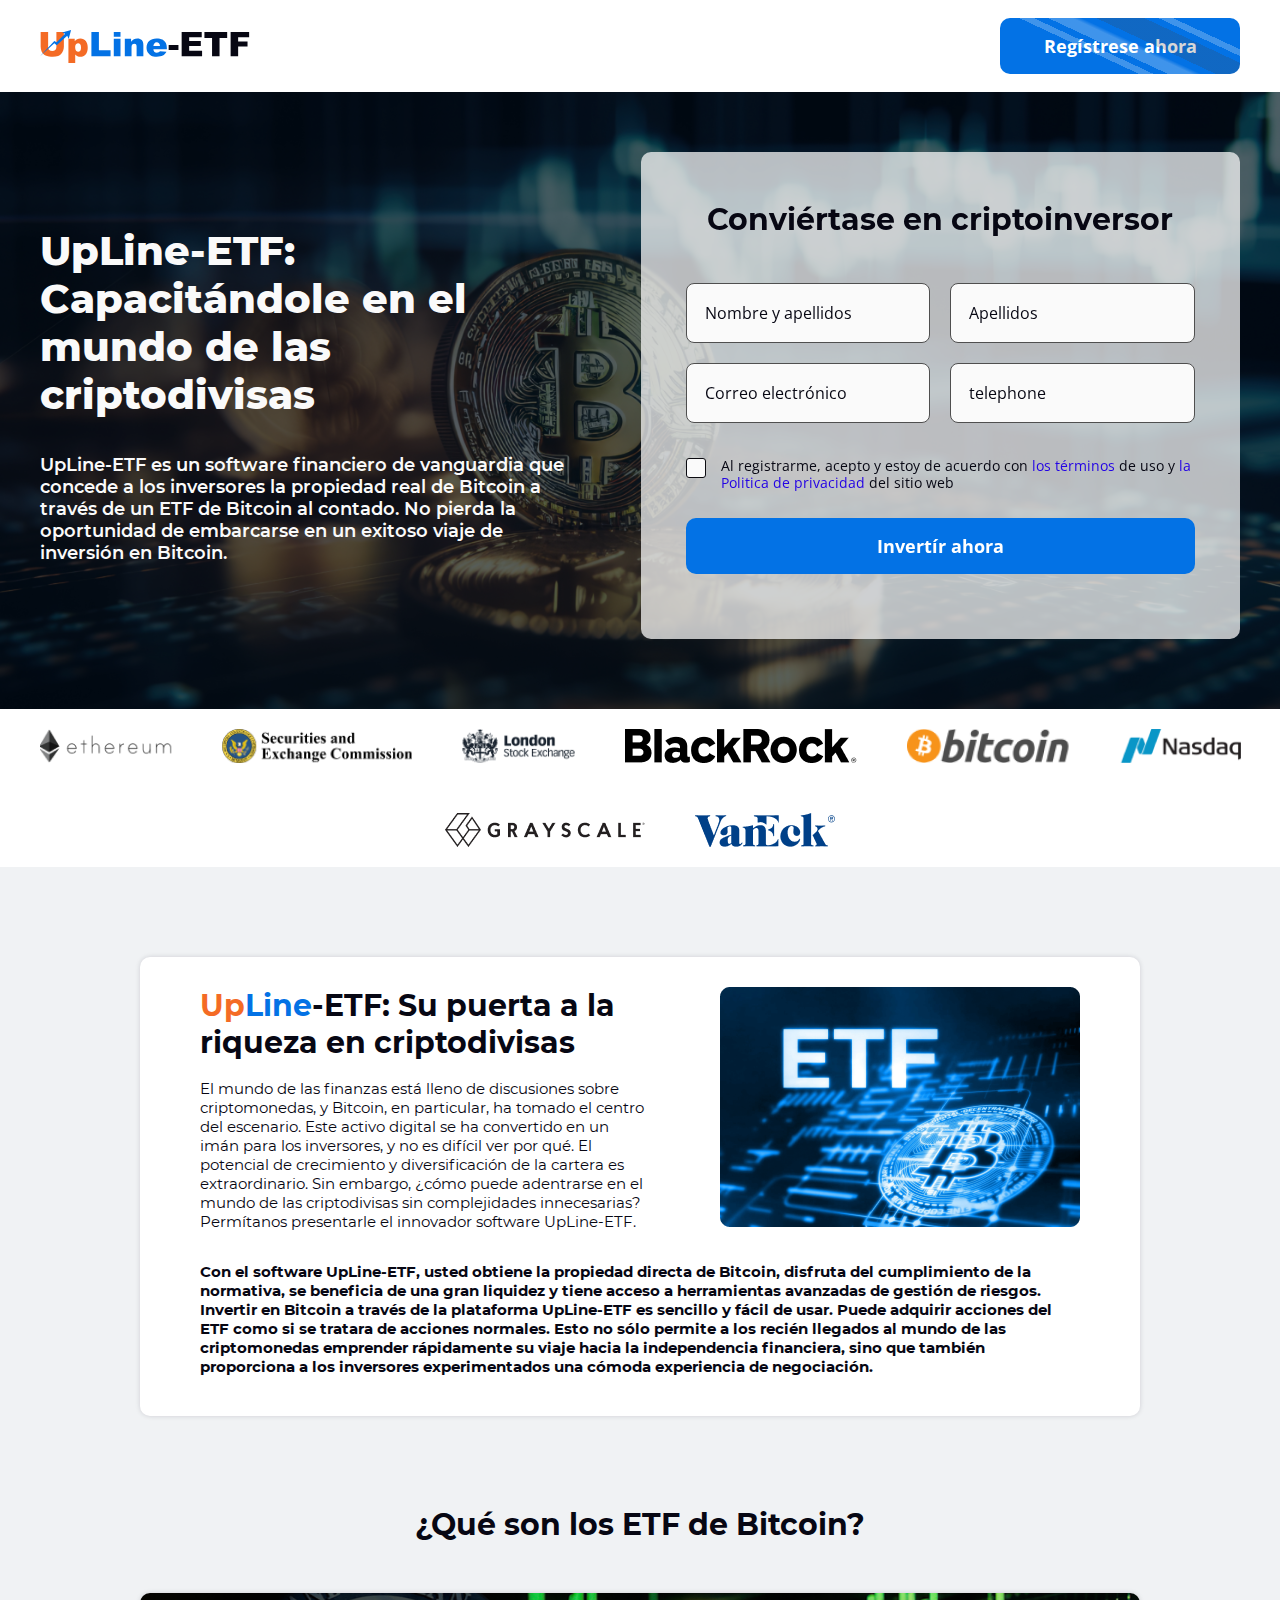
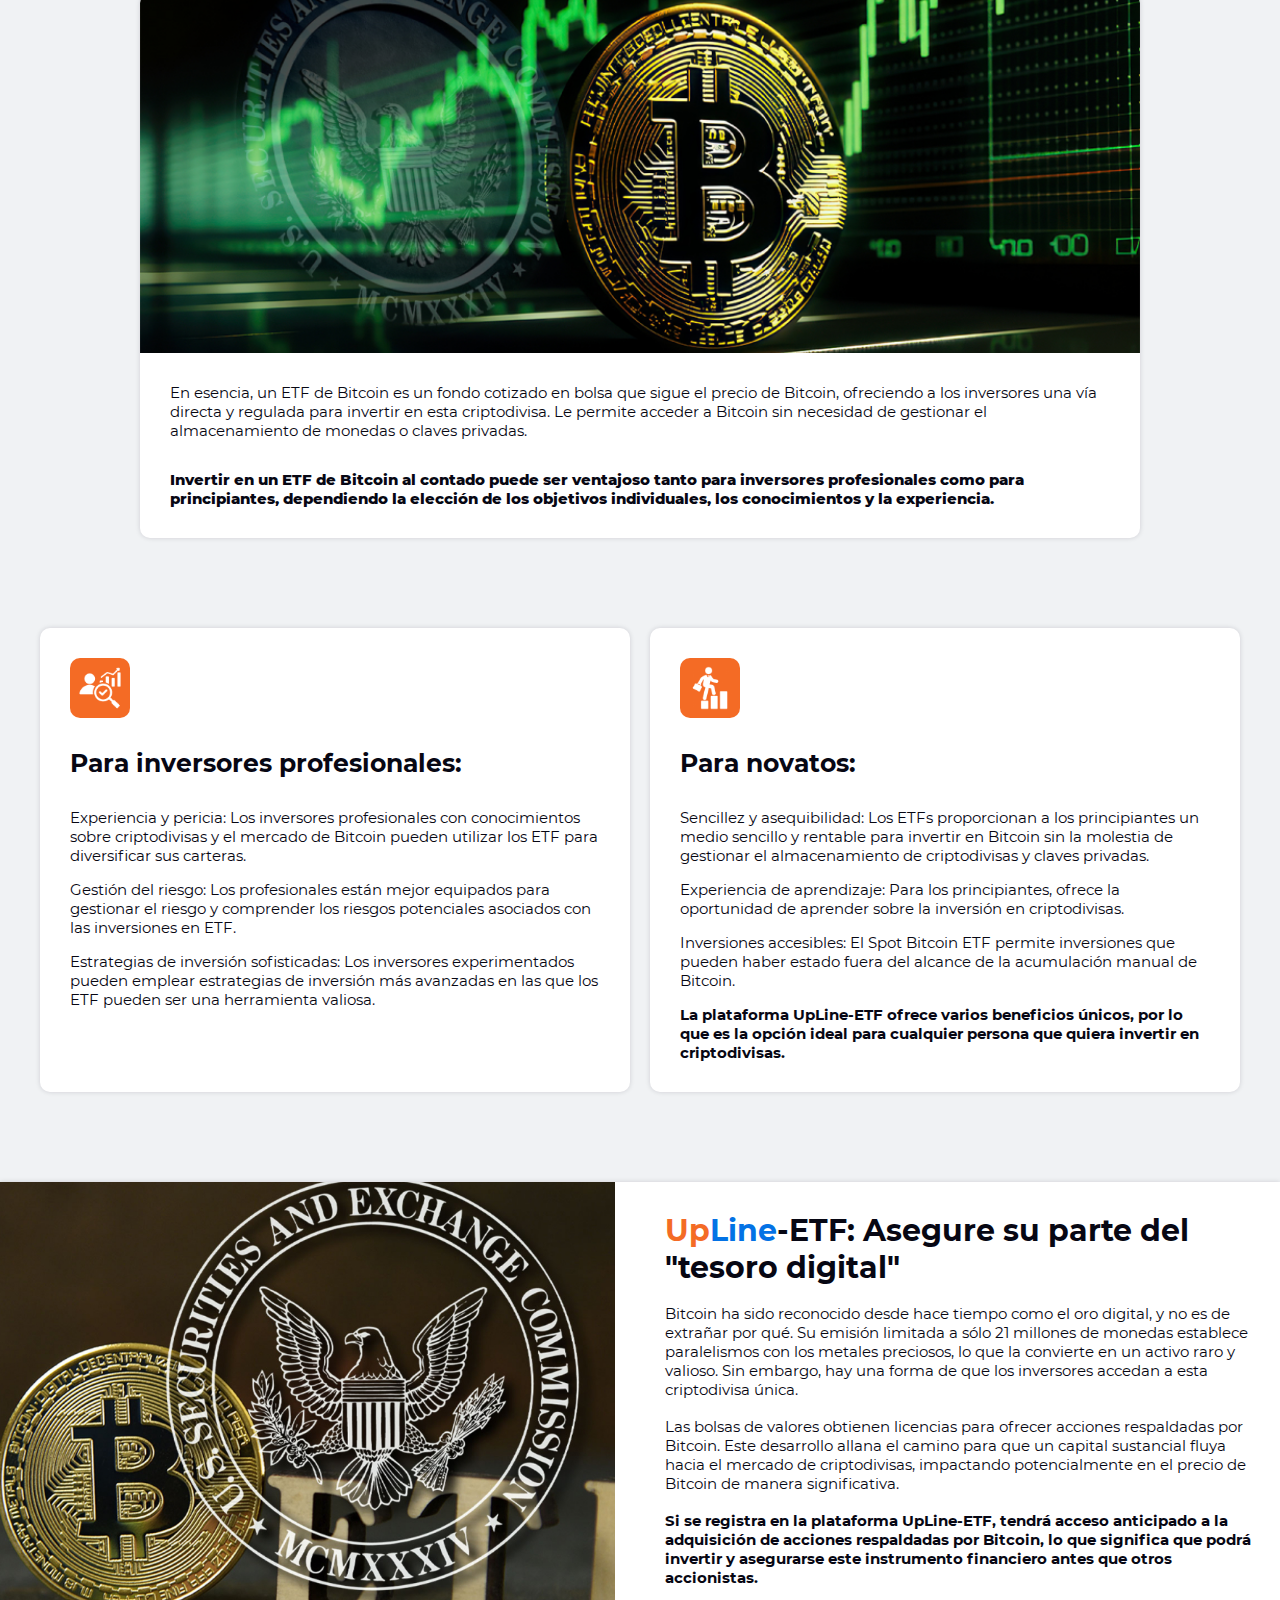
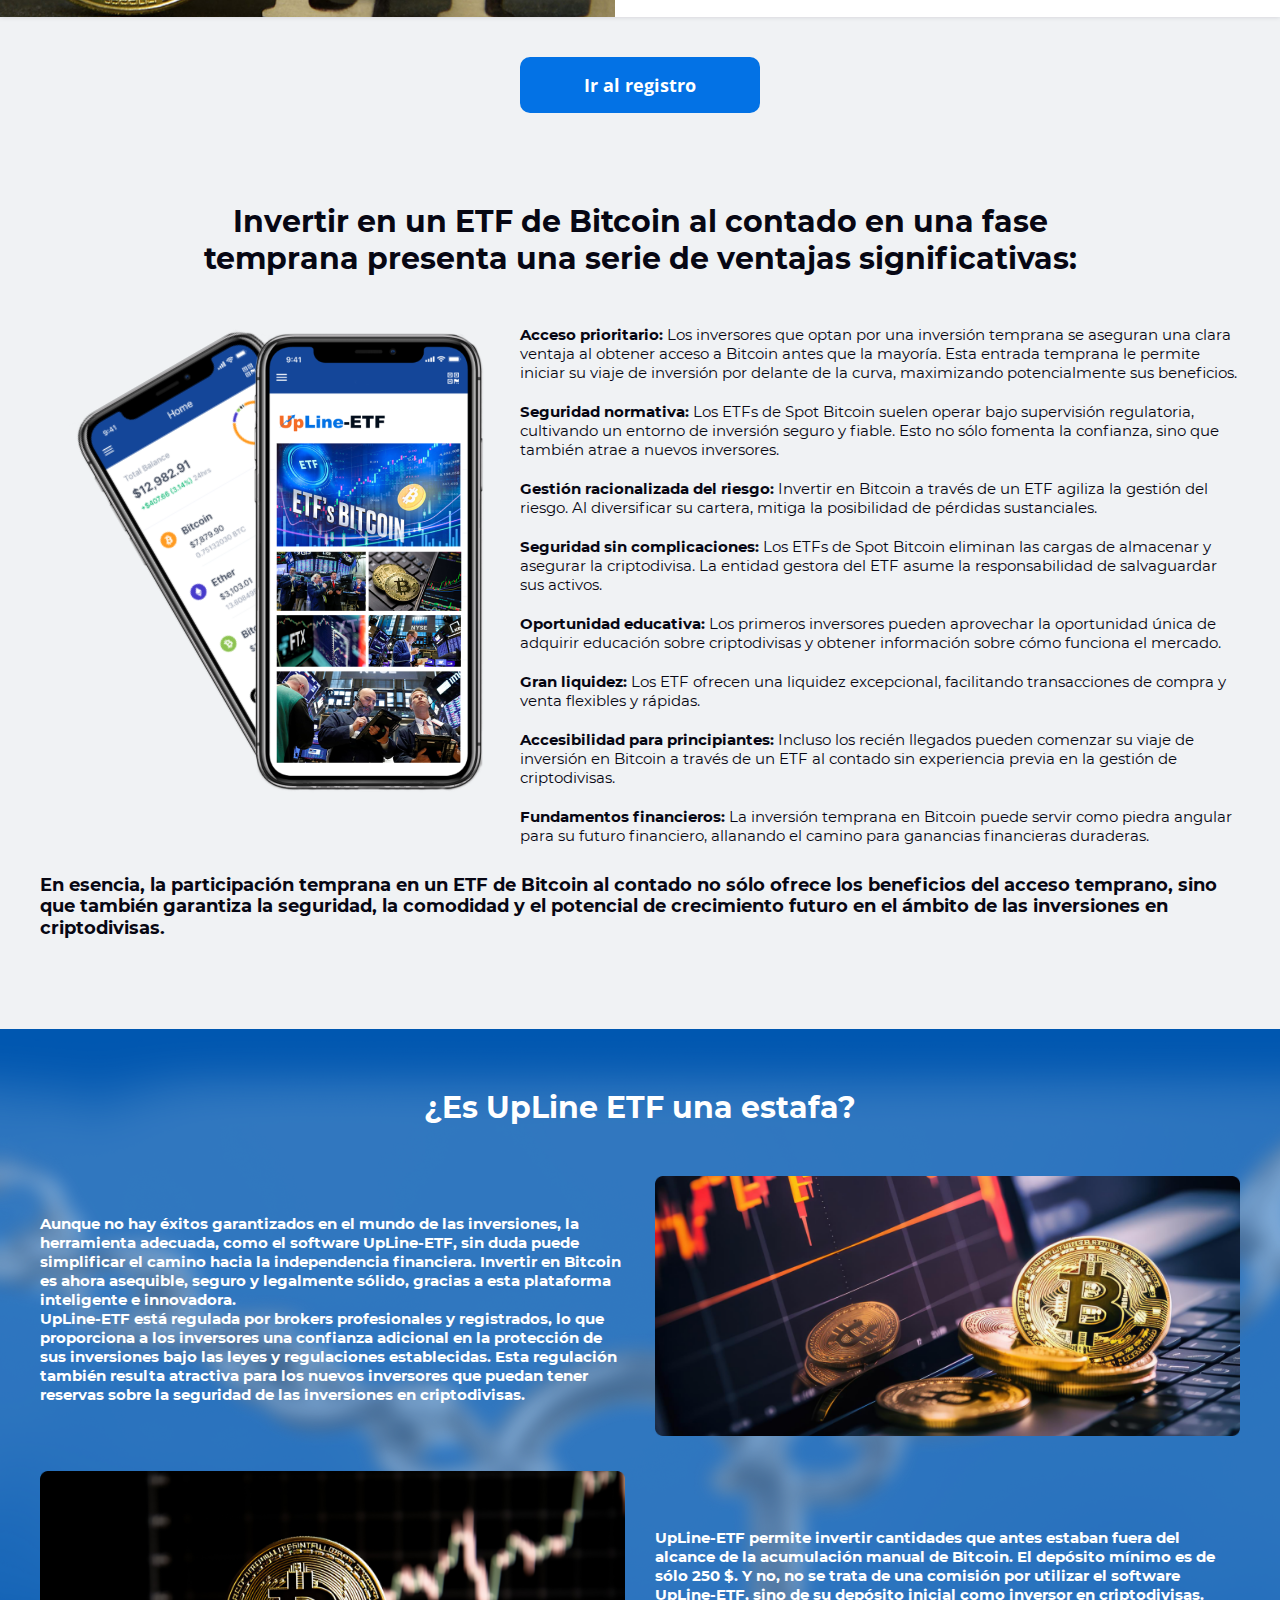
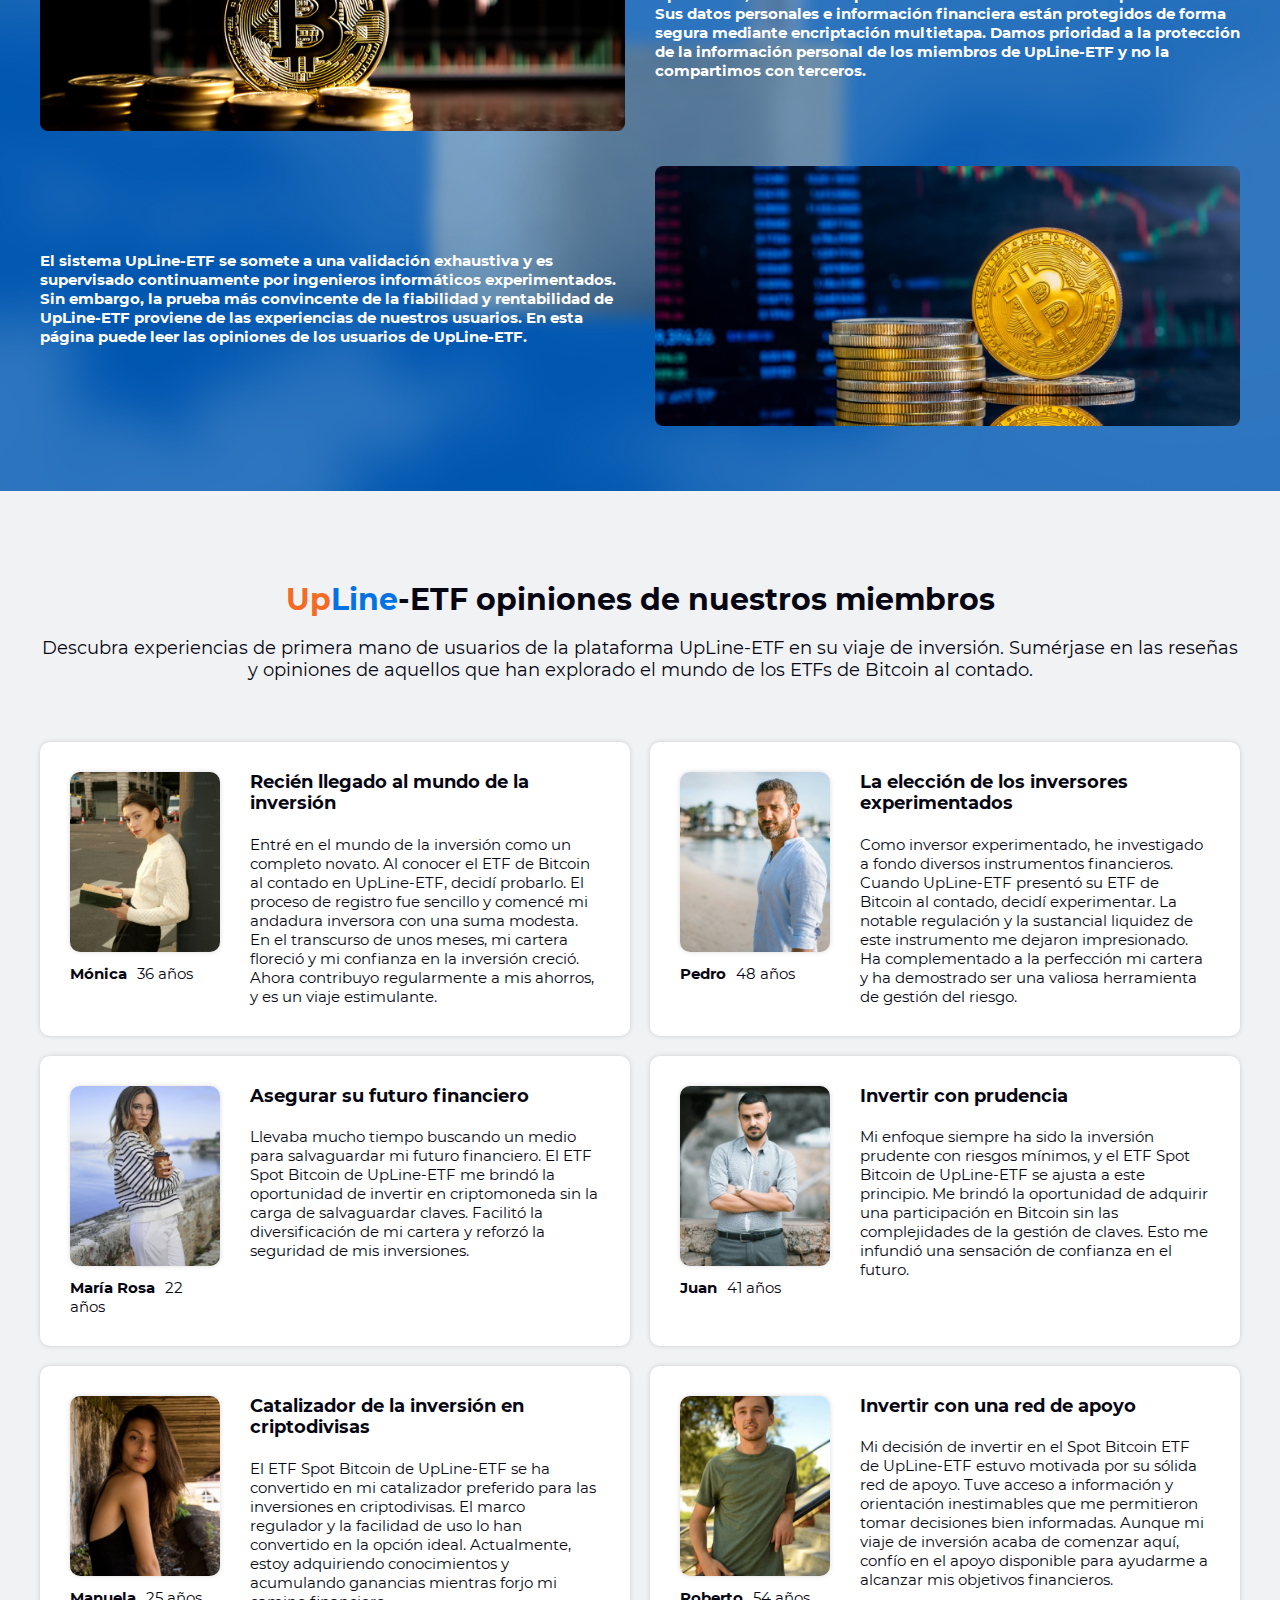
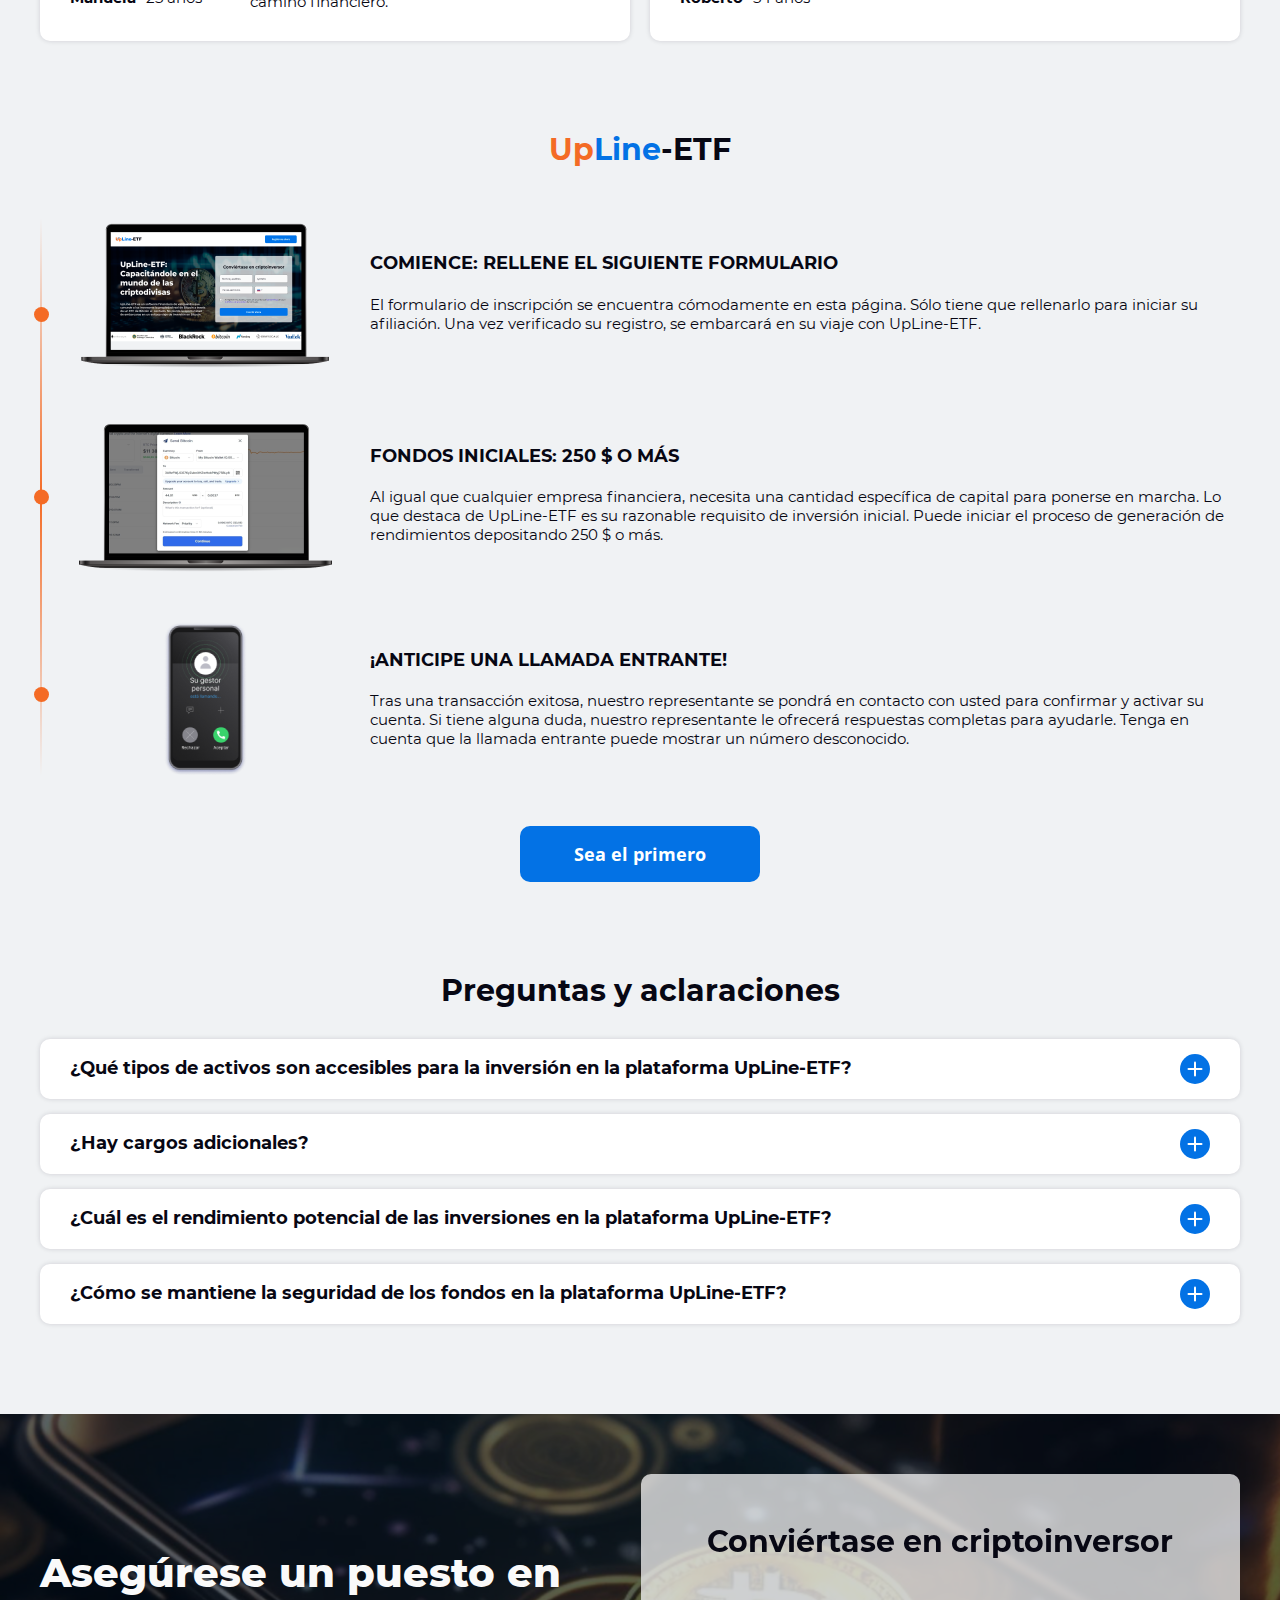
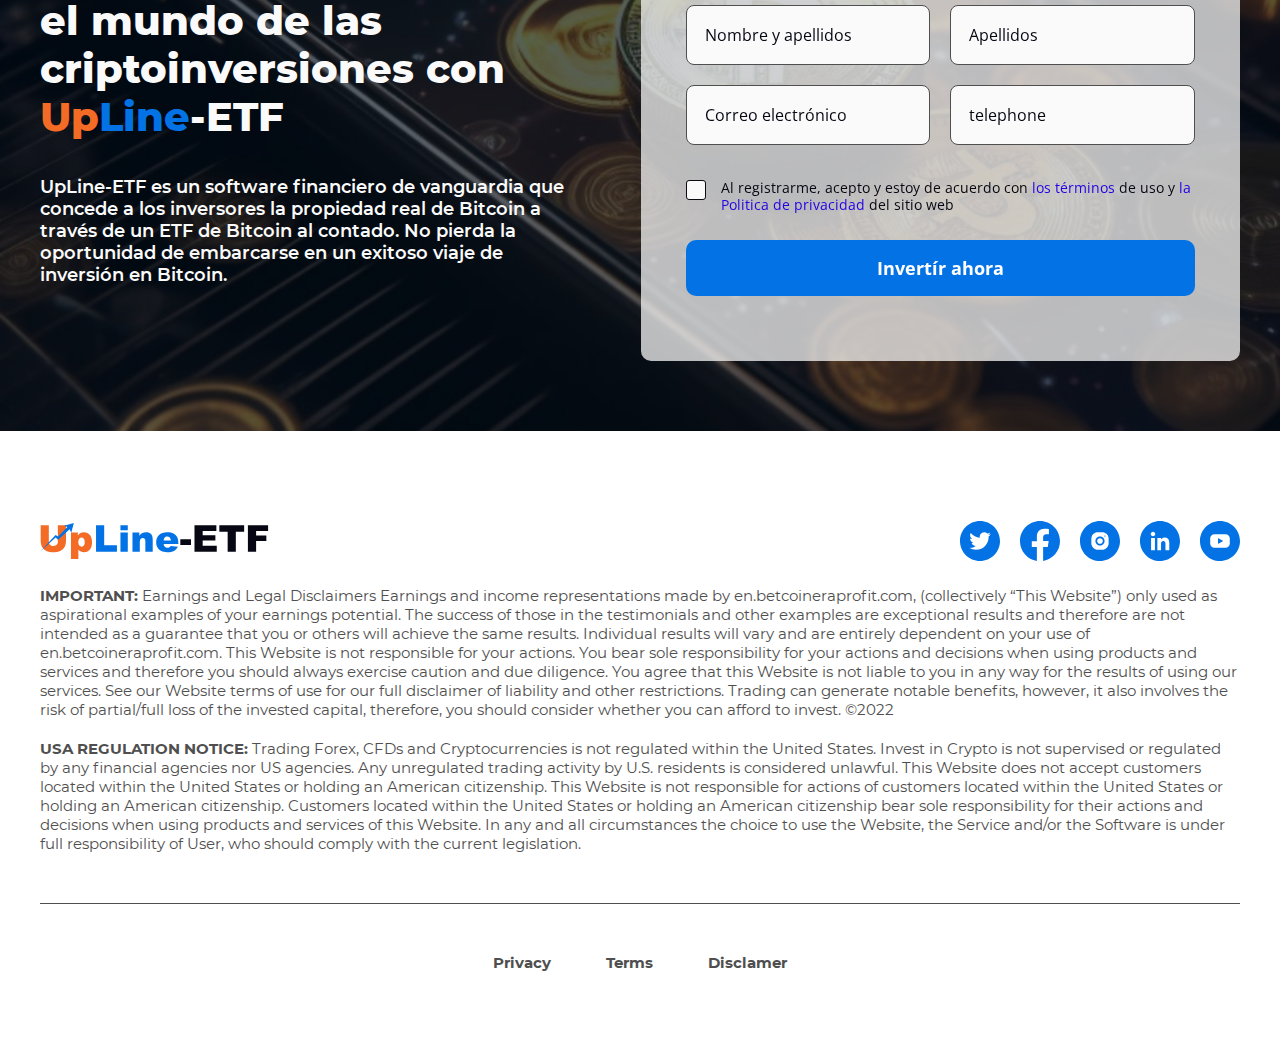
<file: index.html>
<!doctype html>
<html lang="es">
<head>
  <meta charset="UTF-8">
  <meta name="viewport"
        content="width=device-width, user-scalable=no, initial-scale=1.0, maximum-scale=1.0, minimum-scale=1.0">
  <meta http-equiv="X-UA-Compatible" content="ie=edge">

  <link rel="apple-touch-icon" sizes="180x180" href="favicon/apple-touch-icon.png">
  <link rel="icon" type="image/png" sizes="32x32" href="favicon/favicon-32x32.png">
  <link rel="icon" type="image/png" sizes="16x16" href="favicon/favicon-16x16.png">
  <link rel="manifest" href="favicon/site.webmanifest">
  <meta name="msapplication-TileColor" content="#da532c">
  <meta name="theme-color" content="#ffffff">

  <link rel="stylesheet" href="css/style.css">

  <title>UpLine-ETF: Capacitándole en el mundo de las criptodivisas</title>
</head>
<body>

<header class="section header">
  <div class="container header__container">
    <div class="row row--center header__row">
      <div class="header__logo">
        <img src="img/logo.svg" alt="UpLine">
      </div>
      <button class="button button--effect header__button">Regístrese ahora</button>
      <div class="header__tel">
        <img src="img/tel.svg" alt="telephone">
      </div>
    </div>
  </div>
</header>
<!-- /.section header -->

<main>

  <section class="section main">
    <div class="container main__container">
      <div class="main__row">

        <div class="main__box">
          <h1 class="main__title">UpLine-ETF: <br> Capacitándole en el mundo de las criptodivisas</h1>
          <h2 class="main__subtitle">UpLine-ETF es un software financiero de vanguardia que concede a los inversores la propiedad real de Bitcoin a través de un ETF de Bitcoin al  contado. No pierda la oportunidad de embarcarse en un exitoso viaje de inversión en Bitcoin.</h2>
        </div>

        <form action="#" class="main__form">
          <p class="main__form__title">Conviértase en criptoinversor</p>
          <div class="main__form__row">
            <div class="input-group main__input-group">
              <input placeholder="Nombre y apellidos" type="text" class="input main__input">
            </div>
            <div class="input-group main__input-group">
              <input placeholder="Apellidos" type="text" class="input main__input">
            </div>
            <div class="input-group main__input-group">
              <input placeholder="Correo electrónico" type="email" class="input main__input">
            </div>
            <div class="input-group main__input-group">
              <input placeholder="telephone" type="tel" class="input main__input">
            </div>
          </div>
          <label class="politics">
            <input type="checkbox" class="politics__input">
            <span class="politics__ok"></span>
            <span class="politics__text">Al registrarme, acepto y estoy de acuerdo con <a href="/terms">los términos</a> de uso y <a href="/politics">la Politica de privacidad</a> del sitio web</span>
          </label>
          <button class="button main__form__button">Invertír ahora</button>
        </form>

      </div>
    </div>
  </section>
  <!-- /.section main -->

  <section class="section partners">
    <div class="container partners__container">
      <div class="partners__window">
        <div class="partners__field">
          <img src="img/partners/img1.png" alt="partner">
          <img src="img/partners/img2.png" alt="partner">
          <img src="img/partners/img3.png" alt="partner">
          <img src="img/partners/img4.png" alt="partner">
          <img src="img/partners/img5.png" alt="partner">
          <img src="img/partners/img6.png" alt="partner">
          <img src="img/partners/img7.png" alt="partner">
          <img src="img/partners/img8.png" alt="partner">
        </div>
      </div>
    </div>
  </section>
  <!-- /.section partners -->

  <section class="section path">
    <div class="container path__container">
      <div class="path__row">
        <div class="path__box">
          <h3 class="section__title path__title"><span class="path__title__up">Up</span><span class="path__title__line">Line</span>-ETF: Su puerta a la riqueza en criptodivisas</h3>
          <p class="path__text">El mundo de las finanzas está lleno de discusiones sobre criptomonedas, y Bitcoin, en particular, ha tomado el centro del escenario. Este activo digital se ha convertido en un imán para los inversores, y no es difícil ver por qué. El potencial de crecimiento y diversificación de la cartera es extraordinario. Sin embargo, ¿cómo puede adentrarse en el mundo de las criptodivisas sin complejidades innecesarias? Permítanos presentarle el innovador software UpLine-ETF.</p>
        </div>
        <picture class="path__img">
          <source media="(max-width: 1440px)" srcset="img/path/imgC.png">
          <img src="img/path/img.png" alt="ETF">
        </picture>
      </div>
      <p class="path__footer">Con el software UpLine-ETF, usted obtiene la propiedad directa de Bitcoin, disfruta del cumplimiento de la normativa, se beneficia de una gran liquidez y tiene acceso a herramientas avanzadas de gestión de riesgos. Invertir en Bitcoin a través de la plataforma UpLine-ETF es sencillo y fácil de usar. Puede adquirir acciones del ETF como si se tratara de acciones normales. Esto no sólo permite a los recién llegados al mundo de las criptomonedas emprender rápidamente su viaje hacia la independencia financiera, sino que también proporciona a los inversores experimentados una cómoda experiencia de negociación.</p>
    </div>
  </section>
  <!-- /.section path -->

  <section class="section bitcoin">
    <div class="container bitcoin__container">
      <h3 class="section__title bitcoin__title">¿Qué son los ETF de Bitcoin?</h3>
      <div class="bitcoin__box">
        <div class="bitcoin__img"></div>
        <div class="bitcoin__footer">
          <p class="bitcoin__text">En esencia, un ETF de Bitcoin es un fondo cotizado en bolsa que sigue el precio de Bitcoin, ofreciendo a los inversores una vía directa y regulada para invertir en esta criptodivisa. Le permite acceder a Bitcoin sin necesidad de gestionar el almacenamiento de monedas o claves privadas.</p>
          <p class="bitcoin__text bitcoin__text--bold">Invertir en un ETF de Bitcoin al contado puede ser ventajoso tanto para inversores profesionales como para principiantes, dependiendo la elección de los objetivos individuales, los conocimientos y la experiencia.</p>
        </div>
      </div>
    </div>
  </section>
  <!-- /.section bitcoin -->

  <section class="section choice">
    <div class="container choice__container">
      <div class="choice__row">

        <div class="choice__card">
          <div class="choice__card__logo">
            <picture>
              <source media="(max-width: 991px)" srcset="img/choice/logo1M.png">
              <img src="img/choice/logo1.png" alt="choice">
            </picture>
          </div>
          <p class="choice__card__title">Para inversores profesionales:</p>
          <ul class="choice__card__ul">
            <li class="choice__card__li">Experiencia y pericia: Los inversores profesionales con conocimientos sobre criptodivisas y el mercado de Bitcoin pueden utilizar los ETF para diversificar sus carteras.</li>
            <li class="choice__card__li">Gestión del riesgo: Los profesionales están mejor equipados para gestionar el riesgo y comprender los riesgos potenciales asociados con las inversiones en ETF.</li>
            <li class="choice__card__li">Estrategias de inversión sofisticadas: Los inversores experimentados pueden emplear estrategias de inversión más avanzadas en las que los ETF pueden ser una herramienta valiosa.</li>
          </ul>
        </div>

        <div class="choice__card">
          <div class="choice__card__logo">
            <picture>
              <source media="(max-width: 991px)" srcset="img/choice/logo2M.png">
              <img src="img/choice/logo2.png" alt="choice">
            </picture>
          </div>
          <p class="choice__card__title">Para novatos:</p>
          <ul class="choice__card__ul">
            <li class="choice__card__li">Sencillez y asequibilidad: Los ETFs proporcionan a los principiantes un medio sencillo y rentable para invertir en Bitcoin sin la molestia de gestionar el almacenamiento de criptodivisas y claves privadas.</li>
            <li class="choice__card__li">Experiencia de aprendizaje: Para los principiantes, ofrece la oportunidad de aprender sobre la inversión en criptodivisas.</li>
            <li class="choice__card__li">Inversiones accesibles: El Spot Bitcoin ETF permite inversiones que pueden haber estado fuera del alcance de la acumulación manual de Bitcoin.</li>
            <li class="choice__card__li choice__card__li--bold">La plataforma UpLine-ETF ofrece varios beneficios únicos, por lo que es la opción ideal para cualquier persona que quiera invertir en criptodivisas.</li>
          </ul>
        </div>

      </div>
    </div>
  </section>
  <!-- /.section choice -->

  <section class="section protection">
    <div class="container protection__container">
      <div class="protection__row">
        <div class="protection__img"></div>
        <div class="protection__box">
          <div class="protection__card">
            <p class="protection__title section__title"><span class="protection__title__up">Up</span><span class="protection__title__line">Line</span>-ETF: Asegure su parte del "tesoro digital"</p>
            <ul class="protection__ul">
              <li class="protection__li">Bitcoin ha sido reconocido desde hace tiempo como el oro digital, y no es de extrañar por qué. Su emisión limitada a sólo 21 millones de monedas establece paralelismos con los metales preciosos, lo que la convierte en un activo raro y valioso. Sin embargo, hay una forma de que los inversores accedan a esta criptodivisa única.</li>
              <li class="protection__li">Las bolsas de valores obtienen licencias para ofrecer acciones respaldadas por Bitcoin. Este desarrollo allana el camino para que un capital sustancial fluya hacia el mercado de criptodivisas, impactando potencialmente en el precio de Bitcoin de manera significativa.</li>
              <li class="protection__li protection__li--bold">Si se registra en la plataforma UpLine-ETF, tendrá acceso anticipado a la adquisición de acciones respaldadas por Bitcoin, lo que significa que podrá invertir y asegurarse este instrumento financiero antes que otros accionistas.</li>
            </ul>
          </div>
        </div>
      </div>
    </div>

    <button class="button protection__button">Ir al registro</button>

  </section>
  <!-- /.section protection -->

  <section class="section advantages">
    <div class="container advantages__container">
      <h3 class="section__title advantages__title">Invertir en un ETF de Bitcoin al contado en una fase temprana presenta una serie de ventajas significativas:</h3>
      <div class="advantages__row">

        <div class="advantages__box">
          <div class="advantages__wrap">
            <picture class="advantages__img advantages__img--1">
              <source media="(max-width: 991px)" srcset="img/advantages/img1M.png">
              <source media="(max-width: 1440px)" srcset="img/advantages/img1C.png">
              <img src="img/advantages/img1.png" alt="phone">
            </picture>

            <picture class="advantages__img advantages__img--2">
              <source media="(max-width: 991px)" srcset="img/advantages/img2M.png">
              <source media="(max-width: 1440px)" srcset="img/advantages/img2C.png">
              <img src="img/advantages/img2.png" alt="phone">
            </picture>
          </div>
        </div>

        <div class="advantages__card">
          <p class="advantages__text"><span>Acceso prioritario:</span> Los inversores que optan por una inversión temprana se aseguran una clara ventaja al obtener acceso a Bitcoin antes que la mayoría. Esta entrada temprana le permite iniciar su viaje de inversión por delante de la curva, maximizando potencialmente sus beneficios.</p>
          <p class="advantages__text"><span>Seguridad normativa:</span> Los ETFs de Spot Bitcoin suelen operar bajo supervisión regulatoria, cultivando un entorno de inversión seguro y fiable. Esto no sólo fomenta la confianza, sino que también atrae a nuevos inversores.</p>
          <p class="advantages__text"><span>Gestión racionalizada del riesgo:</span> Invertir en Bitcoin a través de un ETF agiliza la gestión del riesgo. Al diversificar su cartera, mitiga la posibilidad de pérdidas sustanciales.</p>
          <p class="advantages__text"><span>Seguridad sin complicaciones:</span> Los ETFs de Spot Bitcoin eliminan las cargas de almacenar y asegurar la criptodivisa. La entidad gestora del ETF asume la responsabilidad de salvaguardar sus activos.</p>
          <p class="advantages__text"><span>Oportunidad educativa:</span> Los primeros inversores pueden aprovechar la oportunidad única de adquirir educación sobre criptodivisas y obtener información sobre cómo funciona el mercado.</p>
          <p class="advantages__text"><span>Gran liquidez:</span> Los ETF ofrecen una liquidez excepcional, facilitando transacciones de compra y venta flexibles y rápidas.</p>
          <p class="advantages__text"><span>Accesibilidad para principiantes:</span> Incluso los recién llegados pueden comenzar su viaje de inversión en Bitcoin a través de un ETF al contado sin experiencia previa en la gestión de criptodivisas.</p>
          <p class="advantages__text"><span>Fundamentos financieros:</span> La inversión temprana en Bitcoin puede servir como piedra angular para su futuro financiero, allanando el camino para ganancias financieras duraderas.</p>
        </div>

      </div>

      <p class="advantages__footer">En esencia, la participación temprana en un ETF de Bitcoin al contado no sólo ofrece los beneficios del acceso temprano, sino que también garantiza la seguridad, la comodidad y el potencial de crecimiento futuro en el ámbito de las inversiones en criptodivisas.</p>

    </div>
  </section>
  <!-- /.section advantages -->

  <section class="section fair">
    <div class="container fair__container">
      <h3 class="section__title fair__title">¿Es UpLine ETF una estafa?</h3>

      <div class="fair__row fair__row--1">
        <p class="fair__text">Aunque no hay éxitos garantizados en el mundo de las inversiones, la herramienta adecuada, como el software UpLine-ETF, sin duda puede simplificar el camino hacia la independencia financiera. Invertir en Bitcoin es ahora asequible, seguro y legalmente sólido, gracias a esta plataforma inteligente e innovadora.<br>
          UpLine-ETF está regulada por brokers profesionales y registrados, lo que proporciona a los inversores una confianza adicional en la protección de sus inversiones bajo las leyes y regulaciones establecidas. Esta regulación también resulta atractiva para los nuevos inversores que puedan tener reservas sobre la seguridad de las inversiones en criptodivisas.</p>
        <picture class="fair__img">
          <source media="(max-width: 991px)" srcset="img/fair/img1M.png">
          <img src="img/fair/img1.png" alt="fair">
        </picture>
      </div>

      <div class="fair__row fair__row--2">
        <picture class="fair__img">
          <source media="(max-width: 991px)" srcset="img/fair/img2M.png">
          <img src="img/fair/img2.png" alt="fair">
        </picture>
        <p class="fair__text">UpLine-ETF permite invertir cantidades que antes estaban fuera del alcance de la acumulación manual de Bitcoin. El depósito mínimo es de sólo 250 $. Y no, no se trata de una comisión por utilizar el software UpLine-ETF, sino de su depósito inicial como inversor en criptodivisas.<br>
          Sus datos personales e información financiera están protegidos de forma segura mediante encriptación multietapa. Damos prioridad a la protección de la información personal de los miembros de UpLine-ETF y no la compartimos con terceros.</p>
      </div>

      <div class="fair__row fair__row--3">
        <p class="fair__text">El sistema UpLine-ETF se somete a una validación exhaustiva y es supervisado continuamente por ingenieros informáticos experimentados.<br>
          Sin embargo, la prueba más convincente de la fiabilidad y rentabilidad de UpLine-ETF proviene de las experiencias de nuestros usuarios. En esta página puede leer las opiniones de los usuarios de UpLine-ETF.</p>
        <picture class="fair__img">
          <source media="(max-width: 991px)" srcset="img/fair/img3M.png">
          <img src="img/fair/img3.png" alt="fair">
        </picture>
      </div>

    </div>
  </section>
  <!-- /.section fair -->

  <section class="section reviews">
    <div class="container reviews__container">
      <h3 class="reviews__title section__title"><span class="reviews__title__up">Up</span><span class="reviews__title__line">Line</span>-ETF opiniones de nuestros miembros</h3>
      <p class="reviews__subtitle">Descubra experiencias de primera mano de usuarios de la plataforma UpLine-ETF en su viaje de inversión. Sumérjase en las reseñas y opiniones de aquellos que han explorado el mundo de los ETFs de Bitcoin al contado.</p>
      <div class="reviews__row">

        <div class="reviews__card">
          <div class="reviews__card__ava">
            <div class="reviews__card__photo">
              <img src="img/reviews/photo1.jpg" alt="photo">
            </div>
            <div class="reviews__card__ava__text">
              <span class="reviews__card__ava__name">Mónica</span><span>36 años</span>
            </div>
          </div>
          <div class="reviews__card__box">
            <p class="reviews__card__title">Recién llegado al mundo de la inversión</p>
            <p class="reviews__card__text">Entré en el mundo de la inversión como un completo novato. Al conocer el ETF de Bitcoin al contado en UpLine-ETF, decidí probarlo. El proceso de registro fue sencillo y comencé mi andadura inversora con una suma modesta. En el transcurso de unos meses, mi cartera floreció y mi confianza en la inversión creció. Ahora contribuyo regularmente a mis ahorros, y es un viaje estimulante.</p>
          </div>

          <div class="reviews__card__ava__text reviews__card__ava__text--m">
            <span class="reviews__card__ava__name">Mónica</span><span>36 años</span>
          </div>
        </div>

        <div class="reviews__card">
          <div class="reviews__card__ava">
            <div class="reviews__card__photo">
              <img src="img/reviews/photo2.jpg" alt="photo">
            </div>
            <div class="reviews__card__ava__text">
              <span class="reviews__card__ava__name">Pedro</span><span>48 años</span>
            </div>
          </div>
          <div class="reviews__card__box">
            <p class="reviews__card__title">La elección de los inversores experimentados</p>
            <p class="reviews__card__text">Como inversor experimentado, he investigado a fondo diversos instrumentos financieros. Cuando UpLine-ETF presentó su ETF de Bitcoin al contado, decidí experimentar. La notable regulación y la sustancial liquidez de este instrumento me dejaron impresionado. Ha complementado a la perfección mi cartera y ha demostrado ser una valiosa herramienta de gestión del riesgo.</p>
          </div>

          <div class="reviews__card__ava__text reviews__card__ava__text--m">
            <span class="reviews__card__ava__name">Pedro</span><span>48 años</span>
          </div>
        </div>

        <div class="reviews__card">
          <div class="reviews__card__ava">
            <div class="reviews__card__photo">
              <img src="img/reviews/photo3.jpg" alt="photo">
            </div>
            <div class="reviews__card__ava__text">
              <span class="reviews__card__ava__name">María Rosa</span><span>22 años</span>
            </div>
          </div>
          <div class="reviews__card__box">
            <p class="reviews__card__title">Asegurar su futuro financiero</p>
            <p class="reviews__card__text">Llevaba mucho tiempo buscando un medio para salvaguardar mi futuro financiero. El ETF Spot Bitcoin de UpLine-ETF me brindó la oportunidad de invertir en criptomoneda sin la carga de salvaguardar claves. Facilitó la diversificación de mi cartera y reforzó la seguridad de mis inversiones.</p>
          </div>

          <div class="reviews__card__ava__text reviews__card__ava__text--m">
            <span class="reviews__card__ava__name">María Rosa</span><span>22 años</span>
          </div>
        </div>

        <div class="reviews__card">
          <div class="reviews__card__ava">
            <div class="reviews__card__photo">
              <img src="img/reviews/photo4.jpg" alt="photo">
            </div>
            <div class="reviews__card__ava__text">
              <span class="reviews__card__ava__name">Juan</span><span>41 años</span>
            </div>
          </div>
          <div class="reviews__card__box">
            <p class="reviews__card__title">Invertir con prudencia</p>
            <p class="reviews__card__text">Mi enfoque siempre ha sido la inversión prudente con riesgos mínimos, y el ETF Spot Bitcoin de UpLine-ETF se ajusta a este principio. Me brindó la oportunidad de adquirir una participación en Bitcoin sin las complejidades de la gestión de claves. Esto me infundió una sensación de confianza en el futuro.</p>
          </div>

          <div class="reviews__card__ava__text reviews__card__ava__text--m">
            <span class="reviews__card__ava__name">Juan</span><span>41 años</span>
          </div>
        </div>

        <div class="reviews__card">
          <div class="reviews__card__ava">
            <div class="reviews__card__photo">
              <img src="img/reviews/photo5.jpg" alt="photo">
            </div>
            <div class="reviews__card__ava__text">
              <span class="reviews__card__ava__name">Manuela</span><span>25 años</span>
            </div>
          </div>
          <div class="reviews__card__box">
            <p class="reviews__card__title">Catalizador de la inversión en criptodivisas</p>
            <p class="reviews__card__text">El ETF Spot Bitcoin de UpLine-ETF se ha convertido en mi catalizador preferido para las inversiones en criptodivisas. El marco regulador y la facilidad de uso lo han convertido en la opción ideal. Actualmente, estoy adquiriendo conocimientos y acumulando ganancias mientras forjo mi camino financiero.</p>
          </div>

          <div class="reviews__card__ava__text reviews__card__ava__text--m">
            <span class="reviews__card__ava__name">Manuela</span><span>25 años</span>
          </div>
        </div>

        <div class="reviews__card">
          <div class="reviews__card__ava">
            <div class="reviews__card__photo">
              <img src="img/reviews/photo6.jpg" alt="photo">
            </div>
            <div class="reviews__card__ava__text">
              <span class="reviews__card__ava__name">Roberto</span><span>54 años</span>
            </div>
          </div>
          <div class="reviews__card__box">
            <p class="reviews__card__title">Invertir con una red de apoyo</p>
            <p class="reviews__card__text">Mi decisión de invertir en el Spot Bitcoin ETF de UpLine-ETF estuvo motivada por su sólida red de apoyo. Tuve acceso a información y orientación inestimables que me permitieron tomar decisiones bien informadas. Aunque mi viaje de inversión acaba de comenzar aquí, confío en el apoyo disponible para ayudarme a alcanzar mis objetivos financieros.</p>
          </div>

          <div class="reviews__card__ava__text reviews__card__ava__text--m">
            <span class="reviews__card__ava__name">Roberto</span><span>54 años</span>
          </div>
        </div>

      </div>
    </div>
  </section>
  <!-- /.section reviews -->

  <section class="section info">
    <div class="container info__container">
      <h3 class="section__title info__title"><span class="info__title__up">Up</span><span class="info__title__line">Line</span>-ETF</h3>
      <div class="info__wrap">
        <div class="info__line">
          <div class="info__line__marker info__line__marker--1"></div>
          <div class="info__line__marker info__line__marker--2"></div>
          <div class="info__line__marker info__line__marker--3"></div>
        </div>
        <div class="info__row">

          <div class="info__card">
            <picture class="info__card__img">
              <source media="(max-width: 1440px)" srcset="img/info/img1C.png">
              <img src="img/info/img1.png" alt="info">
            </picture>
            <div class="info__card__box">
              <p class="info__card__title">COMIENCE: RELLENE EL SIGUIENTE FORMULARIO</p>
              <p class="info__card__text">El formulario de inscripción se encuentra cómodamente en esta página. Sólo tiene que rellenarlo para iniciar su afiliación. Una vez verificado su registro, se embarcará en su viaje con UpLine-ETF.</p>
            </div>
          </div>

          <div class="info__card">
            <picture class="info__card__img">
              <source media="(max-width: 1440px)" srcset="img/info/img2C.png">
              <img src="img/info/img2.png" alt="info">
            </picture>
            <div class="info__card__box">
              <p class="info__card__title">FONDOS INICIALES: 250 $ O MÁS</p>
              <p class="info__card__text">Al igual que cualquier empresa financiera, necesita una cantidad específica de capital para ponerse en marcha. Lo que destaca de UpLine-ETF es su razonable requisito de inversión inicial. Puede iniciar el proceso de generación de rendimientos depositando 250 $ o más.</p>
            </div>
          </div>

          <div class="info__card">
            <picture class="info__card__img">
              <source media="(max-width: 1440px)" srcset="img/info/img3C.png">
              <img src="img/info/img3.png" alt="info">
            </picture>
            <div class="info__card__box">
              <p class="info__card__title">¡ANTICIPE UNA LLAMADA ENTRANTE!</p>
              <p class="info__card__text">Tras una transacción exitosa, nuestro representante se pondrá en contacto con usted para confirmar y activar su cuenta. Si tiene alguna duda, nuestro representante le ofrecerá respuestas completas para ayudarle. Tenga en cuenta que la llamada entrante puede mostrar un número desconocido.</p>
            </div>
          </div>

        </div>
      </div>
      <button class="button info__button">Sea el primero</button>
    </div>
  </section>
  <!-- /.section info -->

  <section class="section faq">
    <div class="container faq__container">
      <h3 class="section__title faq__title">Preguntas y aclaraciones</h3>
      <div class="faq__box">

        <div class="faq__item">
          <div class="faq__item__header">
            <span>¿Qué tipos de activos son accesibles para la inversión en la plataforma UpLine-ETF?</span>
            <div class="faq__item__logo"></div>
          </div>
          <div class="faq__item__content">A través de su registro en la plataforma UpLine-ETF, usted adquiere una oportunidad preferente para obtener acciones respaldadas por Bitcoin. Esto le permite invertir y asegurarse esta herramienta financiera antes que los demás accionistas.</div>
        </div>

        <div class="faq__item">
          <div class="faq__item__header">
            <span>¿Hay cargos adicionales?</span>
            <div class="faq__item__logo"></div>
          </div>
          <div class="faq__item__content">No, no hay cargos ocultos ni gastos inesperados. Registrarse como miembro de UpLine-ETF es totalmente gratuito. Un mero depósito inicial de 250 $ es obligatorio. Sólo tiene que rellenar el siguiente formulario para darse de alta como miembro hoy mismo.</div>
        </div>

        <div class="faq__item">
          <div class="faq__item__header">
            <span>¿Cuál es el rendimiento potencial de las inversiones en la plataforma UpLine-ETF?</span>
            <div class="faq__item__logo"></div>
          </div>
          <div class="faq__item__content">La rentabilidad de las inversiones en UpLine-ETF puede fluctuar en función de los activos elegidos y de las condiciones imperantes en el mercado. Aunque nuestro objetivo es ofrecer rendimientos constantes, recomendamos a los inversores que se familiaricen con la información relativa al riesgo y diversifiquen su cartera para gestionar eficazmente el riesgo.</div>
        </div>

        <div class="faq__item">
          <div class="faq__item__header">
            <span>¿Cómo se mantiene la seguridad de los fondos en la plataforma UpLine-ETF?</span>
            <div class="faq__item__logo"></div>
          </div>
          <div class="faq__item__content">Para nosotros es primordial salvaguardar los fondos de nuestros clientes. Todas las transacciones financieras realizadas en nuestra plataforma se llevan a cabo a través de canales de comunicación seguros, y cumplimos estrictamente las rigurosas normas de seguridad de datos. Además, colaboramos exclusivamente con socios financieros de confianza y cumplimos las estrictas normativas y directrices de los servicios financieros.</div>
        </div>

      </div>
    </div>
  </section>
  <!-- /.section faq -->

  <section class="section main main-second">
    <div class="container main__container">
      <div class="main__row">

        <div class="main__box">
          <h1 class="main__title main-second__title">Asegúrese un puesto en el mundo de las criptoinversiones con <span class="main-second__title__up">Up</span><span class="main-second__title__line">Line</span>-ETF</h1>
          <h2 class="main__subtitle">UpLine-ETF es un software financiero de vanguardia que concede a los inversores la propiedad real de Bitcoin a través de un ETF de Bitcoin al  contado. No pierda la oportunidad de embarcarse en un exitoso viaje de inversión en Bitcoin.</h2>
        </div>

        <form action="#" class="main__form">
          <p class="main__form__title">Conviértase en criptoinversor</p>
          <div class="main__form__row">
            <div class="input-group main__input-group">
              <input placeholder="Nombre y apellidos" type="text" class="input main__input">
            </div>
            <div class="input-group main__input-group">
              <input placeholder="Apellidos" type="text" class="input main__input">
            </div>
            <div class="input-group main__input-group">
              <input placeholder="Correo electrónico" type="email" class="input main__input">
            </div>
            <div class="input-group main__input-group">
              <input placeholder="telephone" type="tel" class="input main__input">
            </div>
          </div>
          <label class="politics">
            <input type="checkbox" class="politics__input">
            <span class="politics__ok"></span>
            <span class="politics__text">Al registrarme, acepto y estoy de acuerdo con <a href="/terms">los términos</a> de uso y <a href="/politics">la Politica de privacidad</a> del sitio web</span>
          </label>
          <button class="button main__form__button">Invertír ahora</button>
        </form>

      </div>
    </div>
  </section>
  <!-- /.section main -->

</main>

<footer class="section footer">
  <div class="container footer__container">

    <div class="footer__row">
      <div class="footer__logo">
        <img src="img/logo.svg" alt="UpLine-ETF">
      </div>
      <div class="footer__links">
        <a href="#" class="footer__link">
          <img src="img/footer/logo1.svg" alt="twitter">
        </a>
        <a href="#" class="footer__link">
          <img src="img/footer/logo2.svg" alt="facebook">
        </a>
        <a href="#" class="footer__link">
          <img src="img/footer/logo3.svg" alt="instagram">
        </a>
        <a href="#" class="footer__link">
          <img src="img/footer/logo4.svg" alt="linkedin">
        </a>
        <a href="#" class="footer__link">
          <img src="img/footer/logo5.svg" alt="youtube">
        </a>
      </div>
    </div>

    <p class="footer__text"><span>IMPORTANT:</span> Earnings and Legal Disclaimers Earnings and income representations made by en.betcoineraprofit.com, (collectively “This Website”) only used as aspirational examples of your earnings potential. The success of those in the testimonials and other examples are exceptional results and therefore are not intended as a guarantee that you or others will achieve the same results. Individual results will vary and are entirely dependent on your use of en.betcoineraprofit.com. This Website is not responsible for your actions. You bear sole responsibility for your actions and decisions when using products and services and therefore you should always exercise caution and due diligence. You agree that this Website is not liable to you in any way for the results of using our services. See our Website terms of use for our full disclaimer of liability and other restrictions. Trading can generate notable benefits, however, it also involves the risk of partial/full loss of the invested capital, therefore, you should consider whether you can afford to invest. ©2022</p>

    <p class="footer__text footer__text--2"><span>USA REGULATION NOTICE:</span> Trading Forex, CFDs and Cryptocurrencies is not regulated within the United States. Invest in Crypto is not supervised or regulated by any financial agencies nor US agencies. Any unregulated trading activity by U.S. residents is considered unlawful. This Website does not accept customers located within the United States or holding an American citizenship. This Website is not responsible for actions of customers located within the United States or holding an American citizenship. Customers located within the United States or holding an American citizenship bear sole responsibility for their actions and decisions when using products and services of this Website. In any and all circumstances the choice to use the Website, the Service and/or the Software is under full responsibility of User, who should comply with the current legislation.</p>

    <div class="footer__line"></div>
    
    <nav class="footer__nav">
      <a href="#" class="footer__nav__link">Privacy</a>
      <a href="#" class="footer__nav__link">Terms</a>
      <a href="#" class="footer__nav__link">Disclamer</a>
    </nav>

  </div>
</footer>
<!-- /.section footer -->

  <script src="js/script.js"></script>

</body>
</html>
</file>
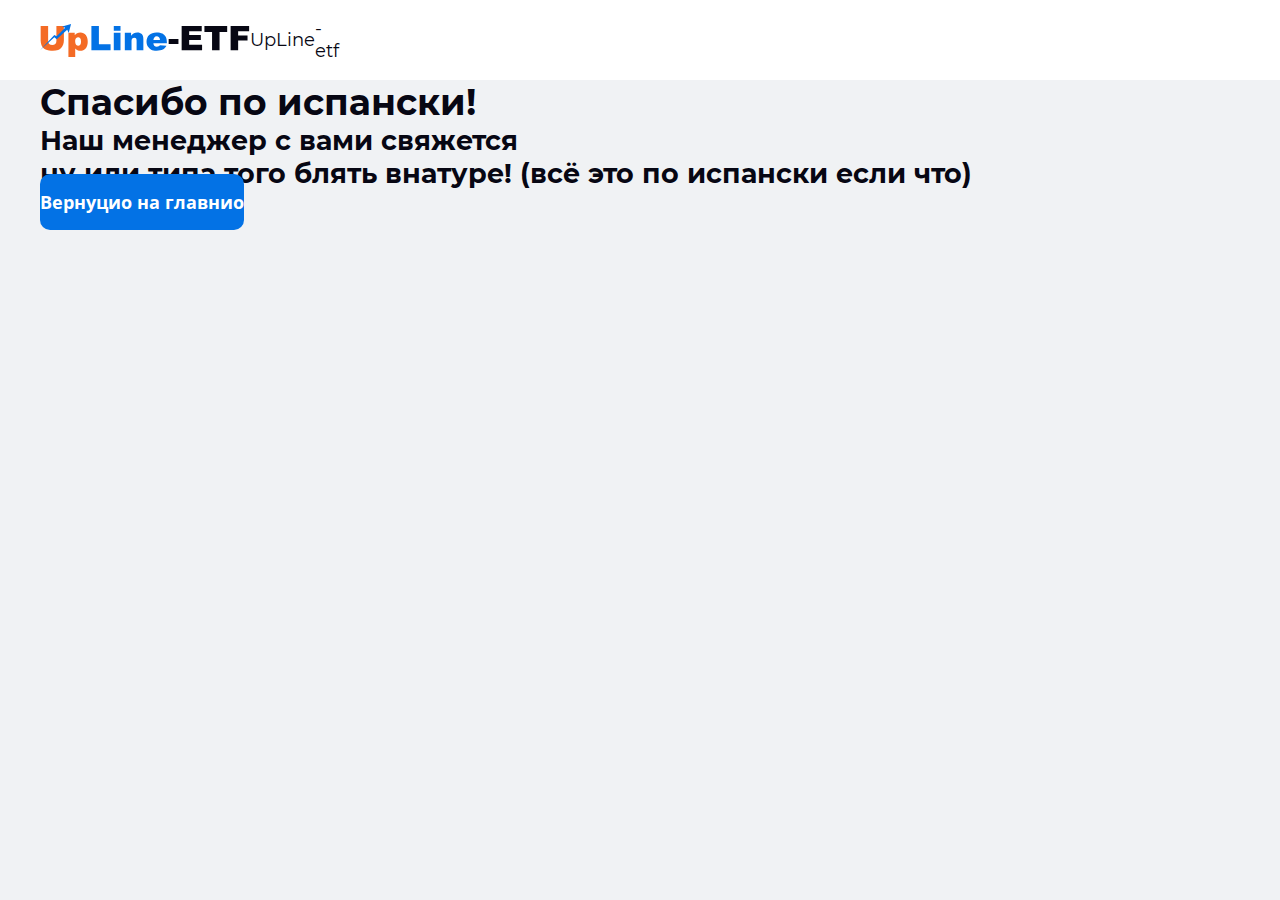
<file: thanks.html>
<!doctype html>
<html lang="es">
<head>
  <meta charset="UTF-8">
  <meta name="viewport"
        content="width=device-width, user-scalable=no, initial-scale=1.0, maximum-scale=1.0, minimum-scale=1.0">
  <meta http-equiv="X-UA-Compatible" content="ie=edge">

  <link rel="apple-touch-icon" sizes="180x180" href="favicon/apple-touch-icon.png">
  <link rel="icon" type="image/png" sizes="32x32" href="favicon/favicon-32x32.png">
  <link rel="icon" type="image/png" sizes="16x16" href="favicon/favicon-16x16.png">
  <link rel="manifest" href="favicon/site.webmanifest">
  <meta name="msapplication-TileColor" content="#da532c">
  <meta name="theme-color" content="#ffffff">

  <link rel="stylesheet" href="css/style.css">

  <title>UpLine-ETF: Capacitándole en el mundo de las criptodivisas</title>
</head>
<body>

<header class="section header">
  <div class="container header__container">
    <div class="header__logo">
      <img class="header__logo__img" src="img/logo.svg" alt="UpLine-etf">
      <span class="header__logo--up">Up</span><span class="header__logo--line">Line</span><span class="header__logo--etf">-etf</span>
    </div>
  </div>
</header>
<!-- /.header section -->

<main>

  <section class="section thanks">
    <div class="container thanks__container">
      <h1 class="thanks__title">Спасибо по испански!</h1>
      <h2 class="thanks__subtitle">Наш менеджер с вами свяжется <br> <span>ну или типа того блять внатуре!</span> (всё это по испански если что)</h2>
      <a href="/" class="button thanks__button">Вернуцио на главнио</a>
    </div>
  </section>
  <!-- /.section thanks -->
  <!-- /.section quiz -->

</main>

<script src="js/script.js"></script>

</body>
</html>
</file>
<file: css/style.css>
@font-face {
  font-family: "Montserrat";
  src: url("../fonts/Montserrat/Montserrat-Bold.woff") format("woff"), url("../fonts/Montserrat/Montserrat-Bold.woff2") format("woff2");
  font-weight: 700;
  font-style: normal;
}
@font-face {
  font-family: "Montserrat";
  src: url("../fonts/Montserrat/Montserrat-ExtraBold.woff") format("woff"), url("../fonts/Montserrat/Montserrat-ExtraBold.woff2") format("woff2");
  font-weight: 800;
  font-style: normal;
}
@font-face {
  font-family: "Montserrat";
  src: url("../fonts/Montserrat/Montserrat-Regular.woff") format("woff"), url("../fonts/Montserrat/Montserrat-Regular.woff2") format("woff2");
  font-weight: 400;
  font-style: normal;
}
@font-face {
  font-family: "Montserrat";
  src: url("../fonts/Montserrat/Montserrat-SemiBold.woff") format("woff"), url("../fonts/Montserrat/Montserrat-SemiBold.woff2") format("woff2");
  font-weight: 600;
  font-style: normal;
}
@font-face {
  font-family: "OpenSans";
  src: url("../fonts/OpenSans/OpenSans-Bold.woff") format("woff"), url("../fonts/OpenSans/OpenSans-Bold.woff2") format("woff2");
  font-weight: 700;
  font-style: normal;
}
@font-face {
  font-family: "OpenSans";
  src: url("../fonts/OpenSans/OpenSans-Regular.woff") format("woff"), url("../fonts/OpenSans/OpenSans-Regular.woff2") format("woff2");
  font-weight: 400;
  font-style: normal;
}
/*! normalize.css v8.0.1 | MIT License | github.com/necolas/normalize.css */
/* Document
   ========================================================================== */
/**
 * 1. Correct the line height in all browsers.
 * 2. Prevent adjustments of font size after orientation changes in iOS.
 */
html {
  line-height: 1.15; /* 1 */
  -webkit-text-size-adjust: 100%; /* 2 */
}

/* Sections
   ========================================================================== */
/**
 * Remove the margin in all browsers.
 */
body {
  margin: 0;
}

/**
 * Render the `main` element consistently in IE.
 */
main {
  display: block;
}

/* Grouping content
   ========================================================================== */
/**
 * 1. Add the correct box sizing in Firefox.
 * 2. Show the overflow in Edge and IE.
 */
hr {
  box-sizing: content-box; /* 1 */
  height: 0; /* 1 */
  overflow: visible; /* 2 */
}

/**
 * 1. Correct the inheritance and scaling of font size in all browsers.
 * 2. Correct the odd `em` font sizing in all browsers.
 */
pre {
  font-family: monospace, monospace; /* 1 */
  font-size: 1em; /* 2 */
}

/* Text-level semantics
   ========================================================================== */
/**
 * Remove the gray background on active links in IE 10.
 */
a {
  background-color: transparent;
}

/**
 * 1. Remove the bottom border in Chrome 57-
 * 2. Add the correct text decoration in Chrome, Edge, IE, Opera, and Safari.
 */
abbr[title] {
  border-bottom: none; /* 1 */
  text-decoration: underline; /* 2 */
  -webkit-text-decoration: underline dotted;
  text-decoration: underline dotted; /* 2 */
}

/**
 * Add the correct font weight in Chrome, Edge, and Safari.
 */
b,
strong {
  font-weight: bolder;
}

/**
 * 1. Correct the inheritance and scaling of font size in all browsers.
 * 2. Correct the odd `em` font sizing in all browsers.
 */
code,
kbd,
samp {
  font-family: monospace, monospace; /* 1 */
  font-size: 1em; /* 2 */
}

/**
 * Add the correct font size in all browsers.
 */
small {
  font-size: 80%;
}

/**
 * Prevent `sub` and `sup` elements from affecting the line height in
 * all browsers.
 */
sub,
sup {
  font-size: 75%;
  line-height: 0;
  position: relative;
  vertical-align: baseline;
}

sub {
  bottom: -0.25em;
}

sup {
  top: -0.5em;
}

/* Embedded content
   ========================================================================== */
/**
 * Remove the border on images inside links in IE 10.
 */
img {
  border-style: none;
}

/* Forms
   ========================================================================== */
/**
 * 1. Change the font styles in all browsers.
 * 2. Remove the margin in Firefox and Safari.
 */
button,
input,
optgroup,
select,
textarea {
  font-family: inherit; /* 1 */
  font-size: 100%; /* 1 */
  line-height: 1.15; /* 1 */
  margin: 0; /* 2 */
}

/**
 * Show the overflow in IE.
 * 1. Show the overflow in Edge.
 */
button,
input { /* 1 */
  overflow: visible;
}

/**
 * Remove the inheritance of text transform in Edge, Firefox, and IE.
 * 1. Remove the inheritance of text transform in Firefox.
 */
button,
select { /* 1 */
  text-transform: none;
}

/**
 * Correct the inability to style clickable types in iOS and Safari.
 */
button,
[type=button],
[type=reset],
[type=submit] {
  -webkit-appearance: button;
}

/**
 * Remove the inner border and padding in Firefox.
 */
button::-moz-focus-inner,
[type=button]::-moz-focus-inner,
[type=reset]::-moz-focus-inner,
[type=submit]::-moz-focus-inner {
  border-style: none;
  padding: 0;
}

/**
 * Restore the focus styles unset by the previous rule.
 */
button:-moz-focusring,
[type=button]:-moz-focusring,
[type=reset]:-moz-focusring,
[type=submit]:-moz-focusring {
  outline: 1px dotted ButtonText;
}

/**
 * Correct the padding in Firefox.
 */
fieldset {
  padding: 0.35em 0.75em 0.625em;
}

/**
 * 1. Correct the text wrapping in Edge and IE.
 * 2. Correct the color inheritance from `fieldset` elements in IE.
 * 3. Remove the padding so developers are not caught out when they zero out
 *    `fieldset` elements in all browsers.
 */
legend {
  box-sizing: border-box; /* 1 */
  color: inherit; /* 2 */
  display: table; /* 1 */
  max-width: 100%; /* 1 */
  padding: 0; /* 3 */
  white-space: normal; /* 1 */
}

/**
 * Add the correct vertical alignment in Chrome, Firefox, and Opera.
 */
progress {
  vertical-align: baseline;
}

/**
 * Remove the default vertical scrollbar in IE 10+.
 */
textarea {
  overflow: auto;
}

/**
 * 1. Add the correct box sizing in IE 10.
 * 2. Remove the padding in IE 10.
 */
[type=checkbox],
[type=radio] {
  box-sizing: border-box; /* 1 */
  padding: 0; /* 2 */
}

/**
 * Correct the cursor style of increment and decrement buttons in Chrome.
 */
[type=number]::-webkit-inner-spin-button,
[type=number]::-webkit-outer-spin-button {
  height: auto;
}

/**
 * 1. Correct the odd appearance in Chrome and Safari.
 * 2. Correct the outline style in Safari.
 */
[type=search] {
  -webkit-appearance: textfield; /* 1 */
  outline-offset: -2px; /* 2 */
}

/**
 * Remove the inner padding in Chrome and Safari on macOS.
 */
[type=search]::-webkit-search-decoration {
  -webkit-appearance: none;
}

/**
 * 1. Correct the inability to style clickable types in iOS and Safari.
 * 2. Change font properties to `inherit` in Safari.
 */
::-webkit-file-upload-button {
  -webkit-appearance: button; /* 1 */
  font: inherit; /* 2 */
}

/* Interactive
   ========================================================================== */
/*
 * Add the correct display in Edge, IE 10+, and Firefox.
 */
details {
  display: block;
}

/*
 * Add the correct display in all browsers.
 */
summary {
  display: list-item;
}

/* Misc
   ========================================================================== */
/**
 * Add the correct display in IE 10+.
 */
template {
  display: none;
}

/**
 * Add the correct display in IE 10.
 */
[hidden] {
  display: none;
}

* {
  margin: 0;
  padding: 0;
  box-sizing: border-box;
}

html {
  scroll-behavior: smooth;
}

img {
  max-width: 100%;
  height: auto;
}

body {
  font-family: "Montserrat", sans-serif;
  font-size: 18px;
  font-style: normal;
  line-height: normal;
  font-weight: 400;
  color: #070713;
  background: #F0F2F4;
}

.button {
  font-family: "OpenSans", sans-serif;
  font-style: normal;
  font-weight: 700;
  font-size: 20px;
  line-height: normal;
  text-align: center;
  color: #FFF;
  transition: 0.3s;
  cursor: pointer;
  text-decoration: none;
  border: none;
  background: #0372E5;
  border-radius: 10px;
  padding: 20px 0;
  width: 100%;
  max-width: 280px;
}
.button:hover {
  background: #0163c9;
}
.button--effect {
  position: relative;
  overflow: hidden;
}
.button--effect:hover {
  transform: none;
}
.button--effect::after {
  content: "";
  position: absolute;
  width: 100%;
  height: 200%;
  transform: translateY(-50%);
  background: linear-gradient(to right top, transparent 29%, rgba(255, 255, 255, 0.8) 29% 32%, transparent 32% 35%, rgba(255, 255, 255, 0.8) 35% 40%, transparent 42% 45%, rgba(67, 66, 66, 0.7) 45% 55%, transparent 55% 58%, rgba(255, 255, 255, 0.8) 58% 61%, transparent 61%);
  opacity: 0.3;
  left: 0;
  top: 0;
  transition: 0.8s;
  z-index: 3;
  animation: toRight 6s infinite;
}

.input {
  width: 100%;
  padding: 20px;
  border-radius: 10px;
  border: 1px solid #4F4F4F;
  background: #FAFAFA;
  color: #070713;
  font-family: "OpenSans", sans-serif;
  font-size: 18px;
  font-style: normal;
  font-weight: 400;
  line-height: normal;
}
.input:focus {
  outline: none;
}
.input::-moz-placeholder {
  color: #070713;
}
.input::placeholder {
  color: #070713;
}

.input-group {
  width: 100%;
  position: relative;
}

.politics {
  display: flex;
  gap: 20px;
  cursor: pointer;
  justify-content: center;
  margin-bottom: 36px;
}
.politics a {
  color: #2303E5;
  text-decoration: none;
}
.politics__input {
  display: none;
}
.politics__input:checked + .politics__ok::before {
  display: block;
}
.politics__text {
  font-family: "OpenSans", sans-serif;
  font-size: 18px;
  font-style: normal;
  font-weight: 400;
  line-height: 120%;
  color: #070713;
  text-align: left;
}
.politics__ok {
  min-width: 25px;
  width: 25px;
  height: 25px;
  border: 1px solid #0B0B10;
  border-radius: 3px;
  position: relative;
  background: #FAFAFA;
}
.politics__ok::before {
  content: "";
  position: absolute;
  left: 50%;
  top: 50%;
  transform: translate(-50%, -50%);
  width: 13px;
  height: 11px;
  background: url("../img/ok.svg") no-repeat center/contain;
  display: none;
}

.section {
  max-width: 1920px;
  padding-left: 20px;
  padding-right: 20px;
}
.section__title {
  font-family: "Montserrat", sans-serif;
  font-style: normal;
  font-weight: 700;
  font-size: 50px;
  line-height: normal;
  text-align: center;
  margin-left: auto;
  margin-right: auto;
  color: #070713;
}

.container {
  max-width: 1600px;
  margin: auto;
}

.row {
  display: flex;
  justify-content: space-between;
  align-items: flex-start;
}
.row--center {
  align-items: center;
}

@keyframes toRight {
  0% {
    left: -100%;
  }
  85% {
    left: -100%;
  }
  100% {
    left: 100%;
  }
}
@keyframes noise-anim {
  0% {
    clip: rect(42px, 9999px, 69px, 0);
  }
  5% {
    clip: rect(16px, 9999px, 88px, 0);
  }
  10% {
    clip: rect(7px, 9999px, 51px, 0);
  }
  15% {
    clip: rect(5px, 9999px, 96px, 0);
  }
  20% {
    clip: rect(14px, 9999px, 30px, 0);
  }
  25% {
    clip: rect(43px, 9999px, 52px, 0);
  }
  30% {
    clip: rect(51px, 9999px, 100px, 0);
  }
  35% {
    clip: rect(23px, 9999px, 65px, 0);
  }
  40% {
    clip: rect(56px, 9999px, 42px, 0);
  }
  45% {
    clip: rect(39px, 9999px, 56px, 0);
  }
  50% {
    clip: rect(13px, 9999px, 72px, 0);
  }
  55% {
    clip: rect(41px, 9999px, 44px, 0);
  }
  60% {
    clip: rect(57px, 9999px, 77px, 0);
  }
  65% {
    clip: rect(13px, 9999px, 15px, 0);
  }
  70% {
    clip: rect(30px, 9999px, 99px, 0);
  }
  75% {
    clip: rect(24px, 9999px, 29px, 0);
  }
  80% {
    clip: rect(28px, 9999px, 60px, 0);
  }
  85% {
    clip: rect(63px, 9999px, 75px, 0);
  }
  90% {
    clip: rect(5px, 9999px, 82px, 0);
  }
  95% {
    clip: rect(22px, 9999px, 50px, 0);
  }
  100% {
    clip: rect(41px, 9999px, 92px, 0);
  }
}
@keyframes noise-anim-2 {
  0% {
    clip: rect(37px, 9999px, 18px, 0);
  }
  5% {
    clip: rect(89px, 9999px, 57px, 0);
  }
  10% {
    clip: rect(85px, 9999px, 92px, 0);
  }
  15% {
    clip: rect(35px, 9999px, 27px, 0);
  }
  20% {
    clip: rect(80px, 9999px, 69px, 0);
  }
  25% {
    clip: rect(84px, 9999px, 63px, 0);
  }
  30% {
    clip: rect(89px, 9999px, 2px, 0);
  }
  35% {
    clip: rect(66px, 9999px, 43px, 0);
  }
  40% {
    clip: rect(4px, 9999px, 23px, 0);
  }
  45% {
    clip: rect(6px, 9999px, 74px, 0);
  }
  50% {
    clip: rect(40px, 9999px, 32px, 0);
  }
  55% {
    clip: rect(19px, 9999px, 84px, 0);
  }
  60% {
    clip: rect(36px, 9999px, 10px, 0);
  }
  65% {
    clip: rect(5px, 9999px, 27px, 0);
  }
  70% {
    clip: rect(82px, 9999px, 14px, 0);
  }
  75% {
    clip: rect(59px, 9999px, 33px, 0);
  }
  80% {
    clip: rect(30px, 9999px, 88px, 0);
  }
  85% {
    clip: rect(95px, 9999px, 89px, 0);
  }
  90% {
    clip: rect(47px, 9999px, 54px, 0);
  }
  95% {
    clip: rect(36px, 9999px, 5px, 0);
  }
  100% {
    clip: rect(76px, 9999px, 92px, 0);
  }
}
.header {
  background: #fff;
  padding: 25px 20px;
}
.header__logo {
  display: flex;
  align-items: center;
}
.header__tel {
  width: 50px;
  height: 50px;
  border-radius: 50%;
  background: #0372E5;
  display: none;
  align-items: center;
  justify-content: center;
  cursor: pointer;
}

.main {
  background: url("../img/main/bg.jpg") no-repeat center/cover;
  position: relative;
  color: #FAFAFA;
  padding: 80px 20px;
}
.main::before {
  content: "";
  position: absolute;
  z-index: 1;
  left: 0;
  right: 0;
  top: 0;
  bottom: 0;
  opacity: 0.65;
  background: #000D1A;
}
.main__container {
  position: relative;
  z-index: 2;
  max-width: 1520px;
}
.main__row {
  display: flex;
  align-items: center;
  justify-content: space-between;
  gap: 50px;
}
.main__box {
  max-width: 760px;
}
.main__title {
  font-size: 65px;
  font-style: normal;
  font-weight: 800;
  line-height: 120%;
  margin-bottom: 40px;
}
.main__subtitle {
  font-weight: 600;
  font-size: 24px;
}
.main__form {
  border-radius: 10px;
  background: rgba(245, 245, 245, 0.75);
  -webkit-backdrop-filter: blur(0.5px);
  backdrop-filter: blur(0.5px);
  padding: 70px 40px 55px;
  width: 100%;
  max-width: 680px;
}
.main__form__title {
  color: #070713;
  font-size: 35px;
  font-style: normal;
  font-weight: 700;
  line-height: 120%;
  text-align: center;
  margin-bottom: 45px;
}
.main__form__row {
  display: flex;
  flex-wrap: wrap;
  justify-content: space-between;
  gap: 30px 20px;
  margin-bottom: 40px;
}
.main__form__button {
  max-width: none;
}
.main__input-group {
  width: calc(50% - 10px);
}
.main-second {
  background: url("../img/main/bg-second.jpg") no-repeat center/cover;
}
.main-second__title {
  font-size: 50px;
}
.main-second__title__up {
  color: #F46B25;
}
.main-second__title__line {
  color: #0372E5;
}

.partners {
  padding: 20px;
  margin-bottom: 120px;
  background: #fff;
}
.partners__container {
  max-width: none !important;
}
.partners__window {
  overflow: hidden;
}
.partners__field {
  display: flex;
  align-items: center;
  gap: 50px;
  justify-content: center;
  flex-wrap: wrap;
}
.partners__field img {
  max-width: none;
}

.path {
  margin-bottom: 120px;
}
.path__container {
  border-radius: 10px;
  background: #FFF;
  box-shadow: 0 0 5px 0 rgba(21, 16, 36, 0.15);
  padding: 80px 80px 90px;
}
.path__row {
  display: flex;
  align-items: flex-start;
  justify-content: space-between;
  gap: 30px;
}
.path__box {
  max-width: 685px;
}
.path__title {
  text-align: left;
  margin-bottom: 40px;
}
.path__title__up {
  color: #F46B25;
}
.path__title__line {
  color: #0372E5;
}
.path__row {
  margin-bottom: 40px;
}
.path__footer {
  font-weight: 700;
}

.bitcoin {
  margin-bottom: 120px;
}
.bitcoin__title {
  margin-bottom: 60px;
}
.bitcoin__box {
  border-radius: 10px;
  background: #FFF;
  box-shadow: 0 0 5px 0 rgba(21, 16, 36, 0.15);
  overflow: hidden;
}
.bitcoin__img {
  width: 100%;
  height: 600px;
  background: url("../img/bitcoin/img.jpg") no-repeat center/cover;
}
.bitcoin__footer {
  padding: 40px;
}
.bitcoin__text--bold {
  font-weight: 800;
  margin-top: 35px;
}

.choice {
  margin-bottom: 120px;
}
.choice__row {
  display: flex;
  align-items: stretch;
  justify-content: space-between;
  gap: 80px;
}
.choice__card {
  border-radius: 10px;
  background: #FFF;
  box-shadow: 0 0 5px 0 rgba(21, 16, 36, 0.15);
  width: 100%;
  padding: 40px;
}
.choice__card__logo {
  width: 80px;
  height: 80px;
  border-radius: 10px;
  background: #F46B25;
  display: flex;
  align-items: center;
  justify-content: center;
  margin-bottom: 40px;
  padding: 8px;
}
.choice__card__logo picture {
  display: flex;
  align-items: center;
  justify-content: center;
}
.choice__card__title {
  font-size: 35px;
  font-style: normal;
  font-weight: 700;
  line-height: 120%;
  margin-bottom: 35px;
}
.choice__card__ul {
  list-style-type: none;
}
.choice__card__li {
  margin-bottom: 20px;
}
.choice__card__li:last-child {
  margin-bottom: 0;
}
.choice__card__li--bold {
  font-weight: 700;
}

.protection {
  padding: 0;
  margin-bottom: 120px;
}
.protection__container {
  max-width: none;
  background: #FFF;
  box-shadow: 0 0 5px 0 rgba(21, 16, 36, 0.15);
  margin-bottom: 40px;
}
.protection__button {
  display: block;
  margin: auto;
}
.protection__row {
  display: flex;
  align-items: stretch;
  justify-content: space-between;
}
.protection__img, .protection__box {
  width: calc(50% - 40px);
}
.protection__img {
  background: url("../img/protection/img.jpg") no-repeat center/cover;
}
.protection__card {
  max-width: 760px;
}
.protection__title {
  text-align: left;
  margin-bottom: 40px;
}
.protection__title__up {
  color: #F46B25;
}
.protection__title__line {
  color: #0372E5;
}
.protection__ul {
  list-style-type: none;
}
.protection__li {
  margin-bottom: 20px;
}
.protection__li:last-child {
  margin-bottom: 0;
}
.protection__li--bold {
  font-weight: 700;
}
.protection__box {
  padding: 40px 20px 50px 0;
}

.advantages {
  margin-bottom: 120px;
}
.advantages__title {
  margin-bottom: 80px;
}
.advantages__row {
  display: flex;
  justify-content: space-between;
  margin-bottom: 50px;
  gap: 30px;
  align-items: center;
}
.advantages__box {
  margin-left: auto;
  width: 100%;
  max-width: 450px;
  display: flex;
}
.advantages__wrap {
  position: relative;
}
.advantages__img {
  display: flex;
  align-items: center;
  justify-content: center;
}
.advantages__img img {
  max-width: none;
}
.advantages__img--1 {
  position: relative;
  z-index: 2;
}
.advantages__img--2 {
  position: absolute;
  left: -120px;
  bottom: 7px;
  z-index: 1;
  transform: rotate(-30deg);
}
.advantages__card {
  max-width: 720px;
}
.advantages__text {
  margin-bottom: 20px;
}
.advantages__text span {
  font-weight: 700;
}
.advantages__text:last-child {
  margin-bottom: 0;
}
.advantages__footer {
  font-size: 25px;
  font-style: normal;
  font-weight: 700;
  line-height: 120%;
}

.fair {
  padding: 80px 20px;
  background: url("../img/fair/bg.png") no-repeat center top, #0057B0;
  color: #fff;
  margin-bottom: 120px;
}
.fair__title {
  color: #fff;
  margin-bottom: 60px;
}
.fair__row {
  display: flex;
  align-items: center;
  justify-content: space-between;
  margin-bottom: 40px;
}
.fair__row--3 {
  margin-bottom: 0;
}
.fair__text {
  width: calc(50% - 60px);
  font-size: 20px;
  font-weight: 700;
}
.fair__img {
  width: calc(50% - 60px);
}

.reviews {
  margin-bottom: 120px;
}
.reviews__title {
  margin-bottom: 28px;
}
.reviews__title__up {
  color: #F46B25;
}
.reviews__title__line {
  color: #0372E5;
}
.reviews__subtitle {
  text-align: center;
  font-size: 25px;
  font-style: normal;
  font-weight: 400;
  line-height: 120%;
  margin-bottom: 90px;
}
.reviews__row {
  display: grid;
  grid-template-columns: 1fr 1fr;
  gap: 40px 80px;
}
.reviews__card {
  border-radius: 10px;
  background: #FFF;
  box-shadow: 0 0 5px 0 rgba(21, 16, 36, 0.15);
  display: flex;
  gap: 40px;
  align-items: flex-start;
  padding: 40px;
}
.reviews__card__photo {
  min-width: 200px;
  width: 200px;
  height: 240px;
  border-radius: 10px;
  box-shadow: 0 0 5px 0 rgba(21, 16, 36, 0.15);
  margin-bottom: 18px;
  overflow: hidden;
}
.reviews__card__ava__name {
  font-weight: 700;
  margin-right: 10px;
}
.reviews__card__ava__text--m {
  display: none;
}
.reviews__card__title {
  font-size: 25px;
  font-style: normal;
  font-weight: 700;
  line-height: 120%;
  margin-bottom: 20px;
}

.info {
  margin-bottom: 120px;
}
.info__wrap {
  margin-bottom: 70px;
}
.info__button {
  display: block;
  margin: auto;
}
.info__line {
  width: 100%;
  height: 2px;
  background: linear-gradient(90deg, rgba(244, 107, 37, 0) 0%, #F46B25 50%, rgba(244, 107, 37, 0) 100%);
  margin-bottom: 40px;
  position: relative;
}
.info__line__marker {
  width: 15px;
  height: 15px;
  border-radius: 50%;
  background: #F46B25;
  position: absolute;
  top: -6px;
}
.info__line__marker--1 {
  left: 16%;
}
.info__line__marker--2 {
  left: 50%;
  transform: translateX(-50%);
}
.info__line__marker--3 {
  right: 16%;
}
.info__title {
  margin-bottom: 100px;
}
.info__title__up {
  color: #F46B25;
}
.info__title__line {
  color: #0372E5;
}
.info__row {
  display: grid;
  grid-template-columns: 1fr 1fr 1fr;
  gap: 20px;
  justify-content: space-between;
}
.info__card {
  text-align: center;
  max-width: 400px;
  justify-self: center;
}
.info__card__img {
  height: 254px;
  margin: 0 auto 26px;
  display: flex;
  justify-content: center;
}
.info__card__title {
  font-size: 25px;
  font-style: normal;
  font-weight: 700;
  line-height: 120%;
  text-transform: uppercase;
  margin-bottom: 20px;
}

.faq {
  margin-bottom: 120px;
}
.faq__title {
  margin-bottom: 100px;
}
.faq__item {
  width: 100%;
  margin-bottom: 15px;
}
.faq__item:last-child {
  margin-bottom: 0;
}
.faq__item--active .faq__item__logo::after {
  height: 0;
}
.faq__item--active .faq__item__content {
  padding: 20px 40px 5px;
  height: auto;
  opacity: 1;
}
.faq__item__header {
  border-radius: 10px;
  background: #FFF;
  box-shadow: 0 0 5px 0 rgba(21, 16, 36, 0.15);
  padding: 20px 40px;
  font-size: 25px;
  font-style: normal;
  font-weight: 700;
  line-height: 120%;
  display: flex;
  justify-content: space-between;
  gap: 20px;
  align-items: center;
  cursor: pointer;
}
.faq__item__logo {
  width: 40px;
  min-width: 40px;
  height: 40px;
  border-radius: 50%;
  background: #0372E5;
  position: relative;
}
.faq__item__logo::before, .faq__item__logo::after {
  content: "";
  position: absolute;
  left: 50%;
  top: 50%;
  transform: translate(-50%, -50%);
  width: 21px;
  height: 2px;
  border-radius: 1px;
  background: #fff;
  transition: 0.3s;
}
.faq__item__logo::after {
  width: 2px;
  height: 21px;
}
.faq__item__content {
  transition: 0.3s;
  height: 0;
  overflow: hidden;
  opacity: 0;
  padding: 0 40px;
}

.footer {
  background: #FFF;
  padding: 110px 20px;
}
.footer__row {
  display: flex;
  align-items: center;
  justify-content: space-between;
  margin-bottom: 40px;
}
.footer__links {
  display: flex;
  align-items: center;
  gap: 20px;
}
.footer__link {
  text-decoration: none;
}
.footer__text {
  font-size: 15px;
  margin-bottom: 20px;
  color: #4F4F4F;
}
.footer__text span {
  font-weight: 700;
}
.footer__text--2 {
  margin-bottom: 50px;
}
.footer__line {
  width: 100%;
  height: 1px;
  background: #4F4F4F;
  margin-bottom: 50px;
}
.footer__nav {
  display: flex;
  justify-content: center;
  align-items: center;
  gap: 55px;
}
.footer__nav__link {
  color: #4F4F4F;
  font-size: 15px;
  font-style: normal;
  font-weight: 700;
  line-height: 120%;
  text-decoration: none;
}

.modal {
  position: fixed;
  z-index: 199;
  left: 0;
  right: 0;
  top: 0;
  bottom: 0;
  display: flex;
  align-items: flex-start;
  justify-content: center;
  background: linear-gradient(0deg, rgba(0, 17, 37, 0.4), rgba(0, 17, 37, 0.4));
  -webkit-backdrop-filter: blur(10px);
  backdrop-filter: blur(10px);
  opacity: 0;
  visibility: hidden;
  transition: 0.3s;
  overflow: auto;
}
.modal--active {
  opacity: 1;
  visibility: visible;
}
.modal__container {
  width: 100%;
  display: flex;
  align-items: center;
  min-height: 100%;
  justify-content: center;
  padding: 20px;
}

.notfound {
  background: black;
  display: flex;
  flex-direction: column;
  justify-content: center;
  align-items: center;
  height: 100vh;
  color: white;
}
.notfound__link {
  position: relative;
}
.notfound__link::before {
  content: "";
  position: absolute;
  z-index: 1;
  left: -1px;
  top: -1px;
  width: 40%;
  height: 60%;
  background: white;
  transition: 0.5s;
}
.notfound__link::after {
  content: "";
  position: absolute;
  z-index: 1;
  right: -1px;
  bottom: -1px;
  width: 30%;
  height: 70%;
  background: white;
  transition: 0.5s;
}
.notfound__link:hover::after {
  width: calc(100% + 1px);
  height: calc(100% + 1px);
}
.notfound__link:hover::before {
  width: calc(100% + 1px);
  height: calc(100% + 1px);
}
.notfound__link a {
  display: block;
  padding: 8px 20px;
  background: black;
  position: relative;
  z-index: 2;
  text-decoration: none;
  color: #ffffff;
}
.notfound__text {
  font-size: 100px;
  position: relative;
  width: 400px;
  text-align: center;
  margin-bottom: 60px;
}
.notfound__text:before {
  content: attr(data-text);
  position: absolute;
  left: calc(50% - 2px);
  transform: translateX(-50%);
  text-shadow: 1px 0 blue;
  top: 0;
  color: white;
  background: black;
  overflow: hidden;
  clip: rect(0, 900px, 0, 0);
  animation: noise-anim-2 3s infinite linear alternate-reverse;
}
.notfound__text:after {
  content: attr(data-text);
  position: absolute;
  left: calc(50% + 2px);
  transform: translateX(-50%);
  text-shadow: -1px 0 red;
  top: 0;
  color: white;
  background: black;
  overflow: hidden;
  clip: rect(0, 900px, 0, 0);
  animation: noise-anim 2s infinite linear alternate-reverse;
}

@media screen and (max-width: 1440px) {
  .section__title {
    font-size: 30px;
  }
  .button {
    font-size: 18px;
    padding: 16px 0;
    max-width: 240px;
  }
  .container {
    max-width: 1200px;
  }
  .politics {
    gap: 15px;
    margin-bottom: 26px;
  }
  .politics__ok {
    min-width: 20px;
    width: 20px;
    height: 20px;
  }
  .politics__ok::before {
    width: 10px;
    height: 8px;
  }
  .politics__text {
    font-size: 14px;
  }
  .input {
    font-size: 16px;
    padding: 18px;
    border-radius: 8px;
  }
  .footer {
    padding: 90px 20px;
  }
  .footer__row {
    margin-bottom: 20px;
  }
  .faq {
    margin-bottom: 90px;
  }
  .faq__title {
    margin-bottom: 30px;
  }
  .faq__item--active .faq__item__content {
    padding: 15px 30px 0;
    height: auto;
    opacity: 1;
  }
  .faq__item__content {
    font-size: 15px;
    padding: 0 30px;
  }
  .faq__item__header {
    padding: 15px 30px;
    font-size: 18px;
  }
  .faq__item__logo {
    min-width: 30px;
    width: 30px;
    height: 30px;
  }
  .faq__item__logo::before {
    width: 15px;
  }
  .faq__item__logo::after {
    height: 15px;
  }
  .info {
    margin-bottom: 90px;
  }
  .info__wrap {
    padding-left: 30px;
    position: relative;
    margin-bottom: 50px;
  }
  .info__line {
    margin: 0;
    position: absolute;
    left: 0;
    top: 0;
    width: 2px;
    height: 100%;
    background: linear-gradient(180deg, rgba(244, 107, 37, 0) 0%, #F46B25 50%, rgba(244, 107, 37, 0) 100%);
  }
  .info__line__marker {
    left: -6px;
    right: auto;
  }
  .info__line__marker--1 {
    top: 16%;
  }
  .info__line__marker--2 {
    top: 50%;
    transform: translateY(-50%);
  }
  .info__line__marker--3 {
    top: 84%;
  }
  .info__title {
    margin-bottom: 50px;
  }
  .info__row {
    display: flex;
    flex-wrap: wrap;
    align-items: stretch;
    gap: 50px;
  }
  .info__card {
    display: flex;
    max-width: none;
    text-align: left;
    gap: 30px;
    align-items: center;
    width: 100%;
  }
  .info__card__title {
    font-size: 18px;
    margin-bottom: 20px;
  }
  .info__card__text {
    font-size: 15px;
  }
  .info__card__img {
    height: auto;
    width: 270px;
    min-width: 270px;
    margin-bottom: 0;
  }
  .info__card__img img {
    max-width: none;
  }
  .reviews {
    margin-bottom: 90px;
  }
  .reviews__title {
    margin-bottom: 20px;
  }
  .reviews__subtitle {
    font-size: 18px;
    margin-bottom: 60px;
  }
  .reviews__row {
    gap: 20px;
  }
  .reviews__card {
    padding: 30px;
    gap: 30px;
  }
  .reviews__card__ava__text {
    font-size: 15px;
  }
  .reviews__card__photo {
    width: 150px;
    min-width: 150px;
    height: 180px;
    margin-bottom: 12px;
  }
  .reviews__card__title {
    font-size: 18px;
    margin-bottom: 20px;
  }
  .reviews__card__text {
    font-size: 15px;
  }
  .fair {
    padding: 60px 20px;
    margin-bottom: 90px;
  }
  .fair__title {
    margin-bottom: 50px;
  }
  .fair__text {
    font-size: 15px;
    width: calc(50% - 15px);
  }
  .fair__img {
    width: calc(50% - 15px);
  }
  .fair__row {
    margin-bottom: 30px;
  }
  .fair__row--3 {
    margin-bottom: 0;
  }
  .advantages {
    margin-bottom: 90px;
  }
  .advantages__img--2 {
    bottom: 5px;
    left: -90px;
  }
  .advantages__title {
    margin-bottom: 48px;
    max-width: 900px;
  }
  .advantages__text {
    font-size: 15px;
  }
  .advantages__row {
    align-items: flex-start;
    margin-bottom: 30px;
  }
  .advantages__box {
    width: auto;
    min-width: 340px;
    justify-content: end;
  }
  .advantages__footer {
    font-size: 18px;
  }
  .protection {
    margin-bottom: 90px;
  }
  .protection__container {
    max-width: none;
  }
  .protection__img, .protection__box {
    width: calc(50% - 25px);
  }
  .protection__card {
    max-width: 595px;
  }
  .protection__title {
    margin-bottom: 18px;
  }
  .protection__li {
    font-size: 15px;
    margin-bottom: 18px;
  }
  .protection__box {
    padding: 30px 20px 30px 0;
  }
  .choice {
    margin-bottom: 90px;
  }
  .choice__row {
    gap: 20px;
  }
  .choice__card {
    padding: 30px;
  }
  .choice__card__logo {
    width: 60px;
    height: 60px;
    margin-bottom: 30px;
  }
  .choice__card__title {
    font-size: 25px;
    margin-bottom: 30px;
  }
  .choice__card__li {
    font-size: 15px;
    margin-bottom: 15px;
  }
  .bitcoin {
    margin-bottom: 90px;
  }
  .bitcoin__title {
    margin-bottom: 50px;
  }
  .bitcoin__container {
    max-width: 1000px;
  }
  .bitcoin__footer {
    padding: 30px;
  }
  .bitcoin__text {
    font-size: 15px;
  }
  .bitcoin__text--bold {
    margin-top: 30px;
  }
  .bitcoin__img {
    height: 360px;
    background: url("../img/bitcoin/imgC.jpg") no-repeat center/cover;
  }
  .path {
    margin-bottom: 90px;
  }
  .path__row {
    margin-bottom: 30px;
  }
  .path__footer {
    font-size: 15px;
  }
  .path__container {
    max-width: 1000px;
    padding: 30px 60px 40px;
  }
  .path__title {
    margin-bottom: 18px;
  }
  .path__box {
    max-width: 450px;
  }
  .path__text {
    font-size: 15px;
  }
  .partners {
    margin-bottom: 90px;
  }
  .main {
    padding: 60px 20px 70px;
  }
  .main__form {
    padding: 50px 45px 65px;
  }
  .main__form__button {
    max-width: none;
  }
  .main__form__row {
    gap: 20px;
    margin-bottom: 35px;
  }
  .main__form__title {
    font-size: 30px;
  }
  .main__box {
    max-width: 570px;
    width: 100%;
  }
  .main__title {
    font-size: 40px;
    margin-bottom: 35px;
  }
  .main__subtitle {
    font-size: 18px;
  }
  .header {
    padding: 18px 20px;
  }
  .header__logo {
    width: 210px;
  }
}
@media screen and (max-width: 1200px) {
  .reviews__row {
    display: flex;
    flex-direction: column;
    align-items: center;
    gap: 15p;
  }
  .reviews__card {
    max-width: 900px;
  }
  .main__row {
    flex-direction: column;
    align-items: center;
  }
  .main__title, .main__subtitle {
    text-align: center;
  }
  .main__box {
    max-width: 900px;
  }
  .main__form {
    max-width: 660px;
  }
}
@media screen and (max-width: 991px) {
  .section__title {
    font-size: 25px;
  }
  .header {
    padding: 5px 20px;
  }
  .header__button {
    display: none;
  }
  .header__tel {
    display: flex;
  }
  .header__logo {
    width: 180px;
  }
  .politics {
    margin-bottom: 15px;
    gap: 10px;
  }
  .politics__ok {
    width: 18px;
    min-width: 18px;
    height: 18px;
  }
  .politics__text {
    font-size: 13px;
  }
  .footer {
    padding: 60px 20px;
  }
  .footer__text--2 {
    margin-bottom: 34px;
  }
  .footer__line {
    margin-bottom: 40px;
  }
  .faq {
    margin-bottom: 60px;
  }
  .faq__title {
    margin-bottom: 40px;
  }
  .faq__item {
    margin-bottom: 10px;
  }
  .faq__item--active .faq__item__content {
    padding: 10px 15px 0;
    height: auto;
    opacity: 1;
  }
  .faq__item__logo {
    min-width: 22px;
    width: 22px;
    height: 22px;
  }
  .faq__item__logo::before {
    width: 12px;
  }
  .faq__item__logo::after {
    height: 12px;
  }
  .faq__item__header {
    padding: 15px;
    font-size: 14px;
  }
  .faq__item__content {
    font-size: 14px;
    padding: 0 15px;
  }
  .info {
    margin-bottom: 50px;
  }
  .info__title {
    margin-bottom: 40px;
  }
  .reviews {
    margin-bottom: 60px;
  }
  .reviews__row {
    gap: 36px;
  }
  .reviews__subtitle {
    font-size: 15px;
    margin-bottom: 50px;
  }
  .reviews__card {
    gap: 0;
    padding: 0 20px 20px;
    flex-direction: column;
    align-items: center;
    text-align: center;
    max-width: 700px;
  }
  .reviews__card__ava__text {
    display: none;
  }
  .reviews__card__ava__text--m {
    display: block;
  }
  .reviews__card__title {
    margin-bottom: 10px;
  }
  .reviews__card__text {
    margin-bottom: 25px;
  }
  .reviews__card__photo {
    width: 84px;
    min-width: 84px;
    height: 100px;
    transform: translateY(-20px);
    margin: 0;
  }
  .fair {
    padding: 30px 20px 50px;
    background: url("../img/fair/bg.png") no-repeat calc(50% - 200px) top, #0057B0;
    margin-bottom: 60px;
  }
  .fair__title {
    margin-bottom: 30px;
  }
  .fair__row {
    flex-direction: column;
    align-items: center;
    gap: 15px;
  }
  .fair__row--2 {
    flex-direction: column-reverse;
  }
  .fair__img {
    width: auto;
  }
  .fair__text {
    width: auto;
  }
  .advantages {
    margin-bottom: 40px;
  }
  .advantages__footer {
    font-size: 15px;
  }
  .advantages__title {
    margin-bottom: 30px;
  }
  .advantages__text {
    margin-bottom: 15px;
  }
  .advantages__row {
    gap: 20px;
    margin-bottom: 20px;
  }
  .advantages__box {
    min-width: 260px;
  }
  .advantages__img--2 {
    bottom: 4px;
    left: -70px;
  }
  .protection {
    text-align: center;
    margin-bottom: 60px;
  }
  .protection__row {
    flex-direction: column;
    gap: 20px;
    align-items: center;
  }
  .protection__img {
    height: 280px;
    width: 100%;
  }
  .protection__box {
    width: 100%;
    padding: 0 20px 25px;
  }
  .protection__card {
    margin: auto;
  }
  .protection__title {
    text-align: center;
    margin-bottom: 20px;
  }
  .choice {
    margin-bottom: 60px;
  }
  .choice__card {
    padding: 20px 15px;
    text-align: center;
  }
  .choice__card__logo {
    width: 40px;
    height: 40px;
    border-radius: 6px;
    padding: 6px;
    margin: 0 auto 20px;
  }
  .choice__card__title {
    font-size: 20px;
    margin-bottom: 15px;
  }
  .bitcoin {
    margin-bottom: 60px;
  }
  .bitcoin__container {
    max-width: 600px;
  }
  .bitcoin__title {
    margin-bottom: 40px;
  }
  .bitcoin__img {
    height: 200px;
  }
  .bitcoin__footer {
    padding: 15px 15px 30px;
    text-align: center;
  }
  .path {
    text-align: center;
    margin-bottom: 60px;
  }
  .path__title {
    text-align: center;
    margin-bottom: 30px;
  }
  .path__container {
    padding: 40px 20px;
    max-width: 600px;
  }
  .path__row {
    align-items: center;
    flex-direction: column;
    gap: 25px;
    margin-bottom: 20px;
  }
  .partners {
    padding: 14px 0;
    margin-bottom: 50px;
  }
  .main {
    padding: 30px 20px 40px;
  }
  .main__title {
    margin-bottom: 25px;
    font-size: 28px;
  }
  .main__subtitle {
    font-size: 16px;
  }
  .main__row {
    gap: 35px;
  }
  .main__box {
    max-width: 600px;
  }
  .main__form {
    padding: 40px 18px 35px;
    max-width: 500px;
  }
  .main__form__title {
    font-size: 25px;
    margin-bottom: 20px;
  }
  .main__form__row {
    flex-direction: column;
    align-items: center;
    gap: 16px;
    margin-bottom: 20px;
  }
  .main__input-group {
    width: 100%;
  }
  .main-second__title {
    font-size: 25px;
  }
}
@media screen and (max-width: 767px) {
  .footer__row {
    flex-direction: column;
    gap: 30px;
    margin-bottom: 30px;
  }
  .footer__nav {
    flex-direction: column;
    gap: 20px;
  }
  .info__row {
    gap: 30px;
  }
  .info__wrap {
    padding: 0;
    margin-bottom: 38px;
  }
  .info__line {
    display: none;
  }
  .info__card {
    flex-direction: column;
    text-align: center;
  }
  .info__card__title {
    margin-bottom: 10px;
  }
  .advantages__row {
    flex-direction: column;
    align-items: center;
  }
  .advantages__box {
    margin: 0;
    min-width: 300px;
  }
  .choice__container {
    max-width: 600px;
  }
  .choice__row {
    flex-direction: column;
  }
}
</file>
